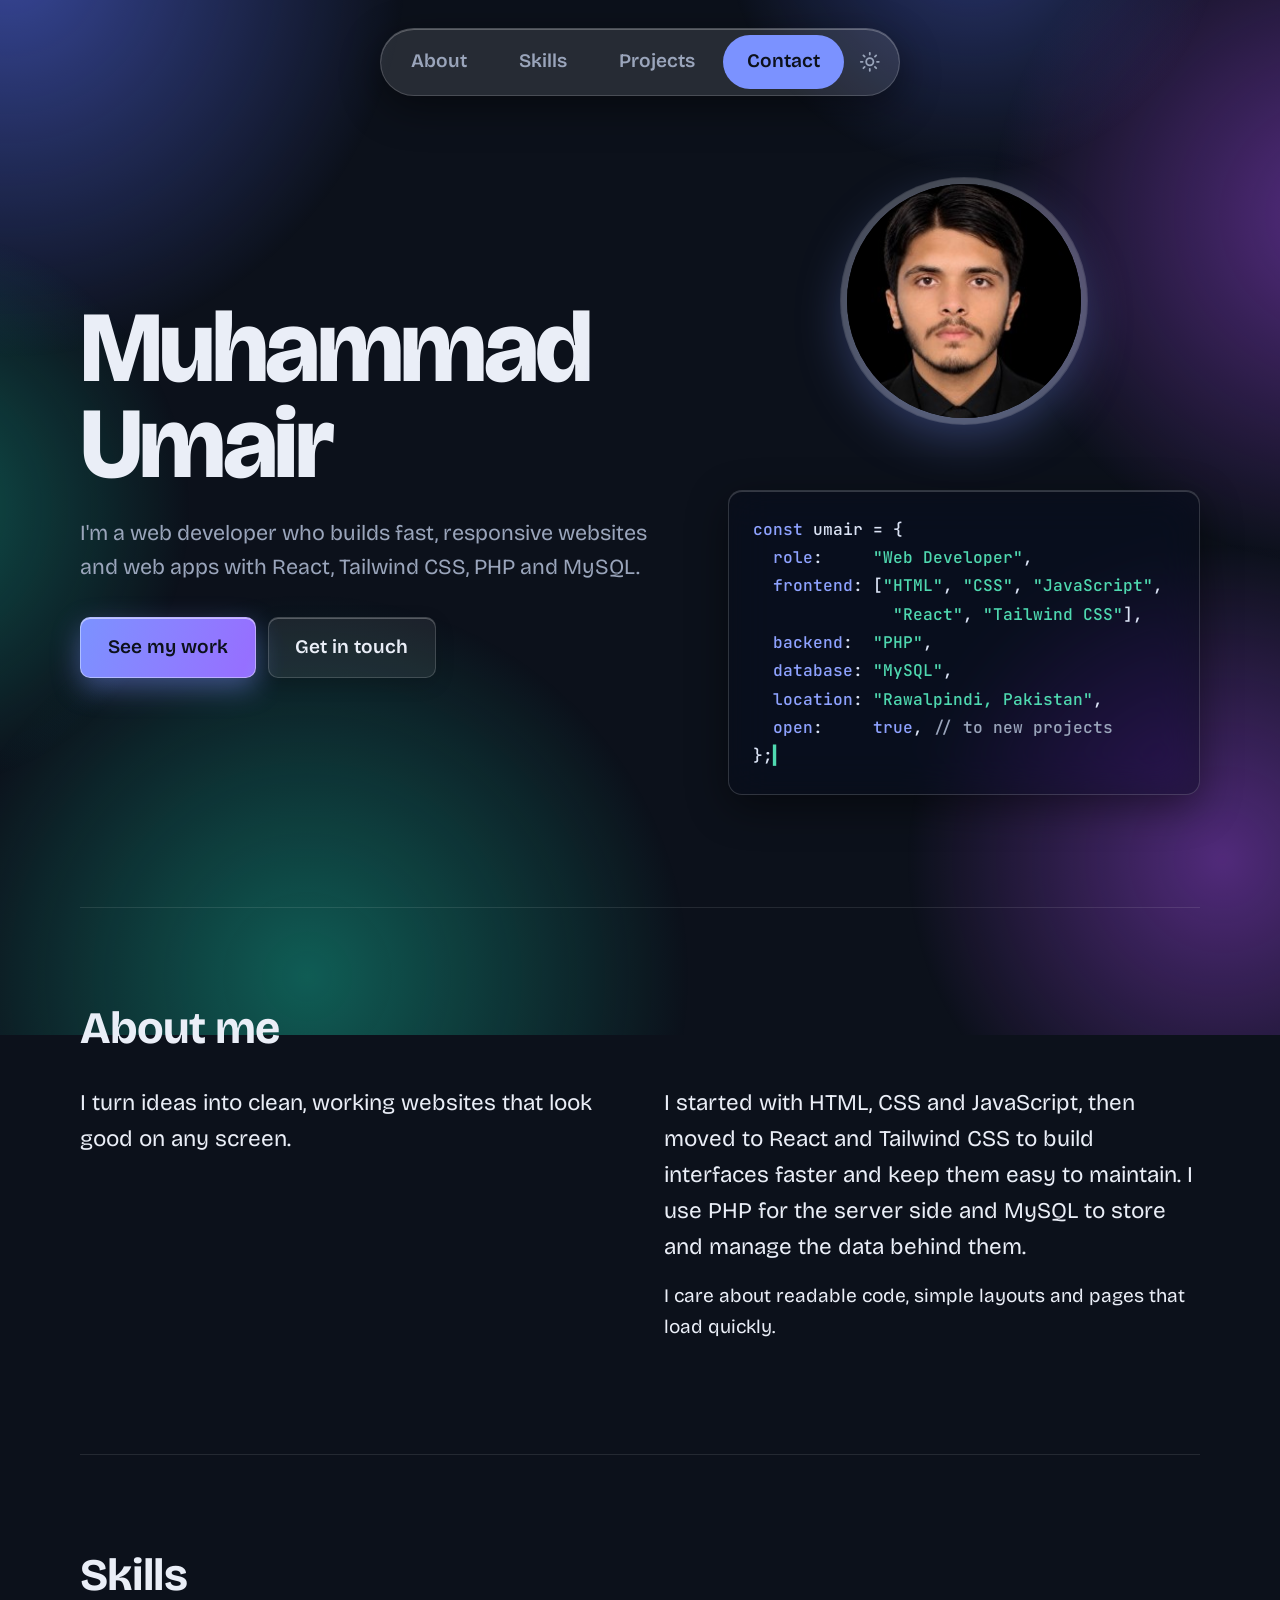
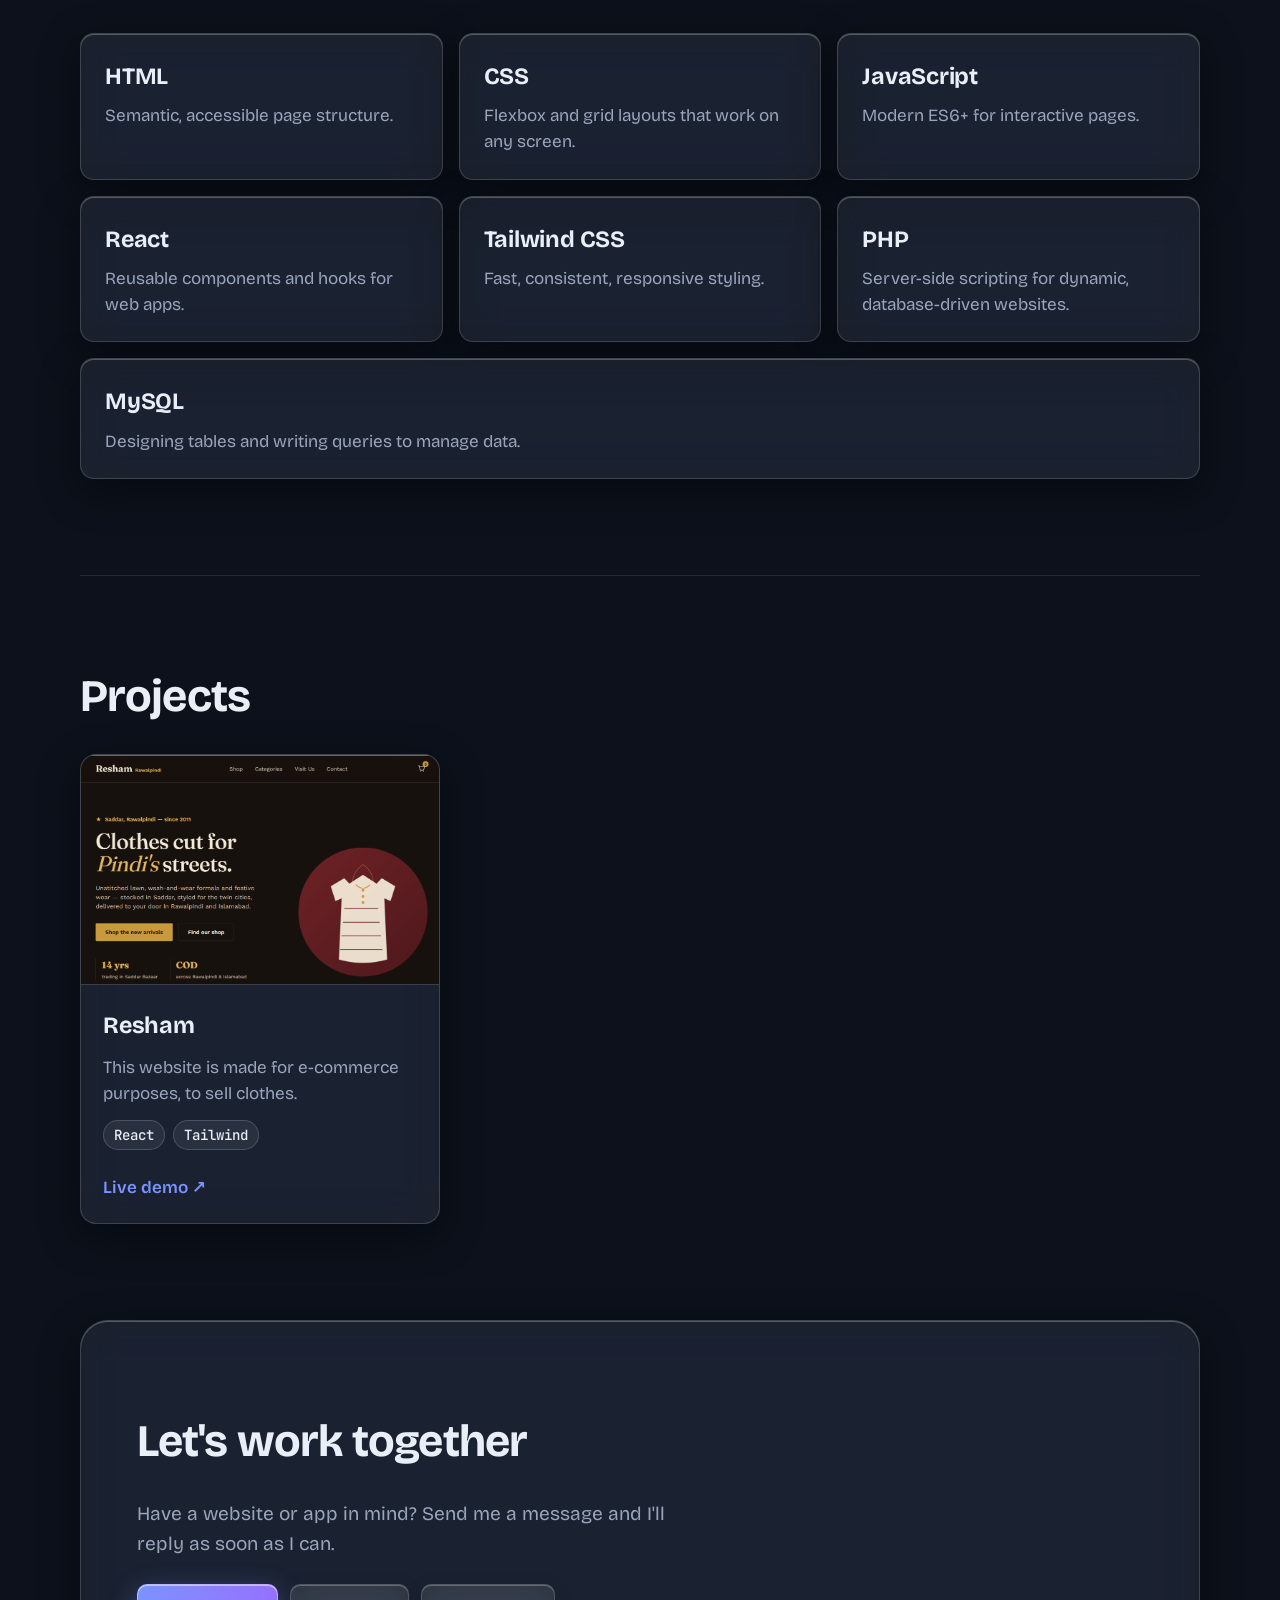
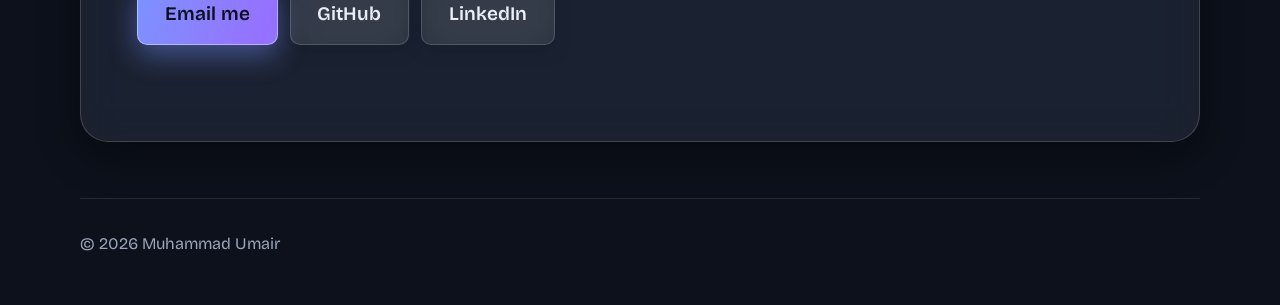
<file: index.html>
<!doctype html><html><head><meta charset=utf8><meta name=viewport content="width=device-width,initial-scale=1,viewport-fit=cover"><style>:root{color-scheme:light;box-sizing:border-box;padding-top:env(safe-area-inset-top,0px);padding-bottom:env(safe-area-inset-bottom,0px)}html{scroll-padding-top:env(safe-area-inset-top,0px)}body{margin:0;padding:0;font:14px -apple-system,BlinkMacSystemFont,sans-serif;background:#fff;color:#000}img{max-width:100%}[hidden]:not([hidden=until-found i]){display:none!important}</style></head><body>
<!DOCTYPE html>
<html lang="en">
<head>
<meta charset="utf-8">
<meta name="viewport" content="width=device-width, initial-scale=1, viewport-fit=cover">
<title>Muhammad Umair — Web Developer</title>
<script>
try{document.documentElement.setAttribute('data-theme',localStorage.getItem('theme')==='light'?'light':'dark');}
catch(e){document.documentElement.setAttribute('data-theme','dark');}
</script>
<link rel="preconnect" href="https://fonts.googleapis.com">
<link rel="preconnect" href="https://fonts.gstatic.com" crossorigin>
<link href="https://fonts.googleapis.com/css2?family=Bricolage+Grotesque:opsz,wght@12..96,400;12..96,600;12..96,800&family=JetBrains+Mono:wght@400;500&display=swap" rel="stylesheet">
<style>
:root{
  color-scheme:dark;
  --shadow:0 10px 32px rgba(0,0,0,.5);
  --bg:#0c111b; --surface:#141b29; --ink:#eaeef7; --muted:#9aa5bb; --line:#27314a;
  --accent:#7b92ff; --accent-ink:#0c111b; --code-bg:#080c14; --code-ink:#dbe3f5; --code-str:#4fd9b0; --code-key:#8ea2ff;
  box-sizing:border-box; padding-top:env(safe-area-inset-top,0px); padding-bottom:env(safe-area-inset-bottom,0px);
}
:root[data-theme="light"]{
  color-scheme:light;
  --bg:#eef1f6; --surface:#ffffff; --ink:#101828; --muted:#566074; --line:#d3d9e4;
  --accent:#3b5bfd; --accent-ink:#ffffff;
  --shadow:0 10px 32px rgba(15,23,42,.12);
}
html{scroll-padding-top:calc(env(safe-area-inset-top,0px) + 84px);scroll-behavior:smooth}
*,*::before,*::after{box-sizing:border-box}
body{margin:0;background:var(--bg);color:var(--ink);font-family:"Bricolage Grotesque",system-ui,sans-serif;font-size:1.0625rem;line-height:1.6}
a{color:inherit}
:focus-visible{outline:3px solid var(--accent);outline-offset:3px;border-radius:4px}
.wrap{max-width:1040px;margin:0 auto;padding:0 24px}
nav{position:sticky;top:env(safe-area-inset-top,0px);z-index:10;display:flex;justify-content:center;padding:20px 0 8px}
nav ul{display:flex;gap:4px;list-style:none;margin:0;padding:6px;background:var(--surface);background:color-mix(in srgb,var(--surface) 82%,transparent);-webkit-backdrop-filter:blur(14px);backdrop-filter:blur(14px);border:1px solid var(--line);border-radius:999px;box-shadow:var(--shadow)}
nav ul a{display:block;padding:9px 20px;border-radius:999px;text-decoration:none;color:var(--muted);font-weight:600;transition:background .2s,color .2s}
nav ul a:hover{color:var(--ink);background:var(--line)}
nav ul a.active{background:var(--accent);color:var(--accent-ink)}
nav ul li{display:flex;align-items:center}
.theme-toggle{width:2.5rem;height:2.5rem;border:0;border-radius:50%;background:transparent;color:var(--muted);cursor:pointer;display:grid;place-items:center;transition:background .2s,color .2s}
.theme-toggle:hover{background:var(--line);color:var(--ink)}
.theme-toggle svg{width:1.2rem;height:1.2rem}
.theme-toggle .sun{display:none}
:root[data-theme="dark"] .theme-toggle .sun{display:block}
:root[data-theme="dark"] .theme-toggle .moon{display:none}
.hero > *{min-width:0}
.hero-text{grid-column:1;grid-row:1 / span 2}
.avatar{grid-column:2;grid-row:1;justify-self:center;align-self:end}
pre.code{grid-column:2;grid-row:2;align-self:start}
.hero{display:grid;grid-template-columns:1.1fr .9fr;gap:48px;align-items:center;padding:56px 0 88px}
.avatar{width:13rem;height:13rem;border-radius:50%;overflow:hidden;background:#000;box-shadow:0 0 0 4px var(--bg),0 0 0 7px var(--accent)}
.avatar img{display:block;width:100%;height:100%;object-fit:cover;transform:scale(1.35);transform-origin:46% 27%}
h1{font-size:clamp(3rem,8vw,5.6rem);line-height:.95;letter-spacing:-.035em;font-weight:800;margin:0 0 24px}
.lead{font-size:1.2rem;color:var(--muted);max-width:30em;margin:0 0 32px}
.btns{display:flex;gap:12px;flex-wrap:wrap}
.btn{display:inline-block;padding:13px 24px;border-radius:10px;font-weight:600;text-decoration:none;border:2px solid var(--ink)}
.btn.primary{background:var(--accent);border-color:var(--accent);color:var(--accent-ink)}
.btn:hover{transform:translateY(-2px)}
.btn{transition:transform .15s}
pre.code{margin:0;background:var(--code-bg);color:var(--code-ink);border-radius:14px;padding:24px;font:500 .9rem/1.75 "JetBrains Mono",ui-monospace,monospace;overflow-x:auto;border:1px solid var(--line)}
.k{color:var(--code-key)} .s{color:var(--code-str)}
section{padding:72px 0;border-top:1px solid var(--line)}
h2{font-size:clamp(1.8rem,4vw,2.5rem);letter-spacing:-.02em;margin:0 0 32px;line-height:1.1}
.about{display:grid;grid-template-columns:1fr 1fr;gap:48px}
.about p{margin:0 0 16px;max-width:34em}
.about p:first-child{font-size:1.25rem}
.skills{display:grid;grid-template-columns:repeat(3,1fr);gap:16px}
.skill{background:var(--surface);border:1px solid var(--line);border-radius:14px;padding:24px;transition:border-color .15s}
.skill:hover{border-color:var(--accent)}
.skill:last-child{grid-column:1/-1}
.skill h3{margin:0 0 8px;font-size:1.3rem;letter-spacing:-.01em}
.skill p{margin:0;color:var(--muted);font-size:.95rem;line-height:1.5}
.projects{display:grid;grid-template-columns:repeat(3,1fr);gap:20px}
.proj{display:flex;flex-direction:column;background:var(--surface);border:1px solid var(--line);border-radius:16px;overflow:hidden;transition:transform .2s,border-color .2s}
.proj:hover{transform:translateY(-4px);border-color:var(--accent)}
.shot{height:150px;background:var(--code-bg);border-bottom:1px solid var(--line);padding:14px 16px}
.shot i{display:inline-block;width:9px;height:9px;border-radius:50%;background:#27314a;margin-right:5px}
.shot b{display:block;height:9px;border-radius:5px;background:#27314a;margin-top:14px}
.shot b.hl{background:var(--accent);opacity:.9}
.shot b.w60{width:60%}
.shot b.w80{width:80%}
.shot.has-img{height:auto;padding:0;overflow:hidden}
.shot.has-img img{display:block;width:100%;height:auto}
.proj-body{padding:22px;display:flex;flex-direction:column;gap:10px;flex:1}
.proj h3{margin:0;font-size:1.3rem;letter-spacing:-.01em}
.proj p{margin:0;color:var(--muted);font-size:.95rem;line-height:1.55}
.tags{display:flex;gap:8px;flex-wrap:wrap;margin-top:2px}
.proj-links{display:flex;gap:20px;margin-top:auto;padding-top:14px;font-weight:600;font-size:.95rem}
.proj-links a{color:var(--accent);text-decoration:none}
.proj-links a:hover{text-decoration:underline}
.tags span{font:500 .78rem "JetBrains Mono",monospace;padding:5px 10px;border-radius:999px;background:var(--surface);border:1px solid var(--line)}
.note{color:var(--muted);font-size:.92rem;margin-top:18px}
.contact p{max-width:30em;color:var(--muted);margin:0 0 24px}
.links{display:flex;gap:12px;flex-wrap:wrap}
footer{padding:32px 0 48px;color:var(--muted);font-size:.9rem;border-top:1px solid var(--line)}
.hero > *{animation:in .7s both}
.hero > *:nth-child(2){animation-delay:.15s}
@keyframes in{from{opacity:0;transform:translateY(14px)}to{opacity:1;transform:none}}
@media (prefers-reduced-motion:reduce){*{animation:none!important;transition:none!important;scroll-behavior:auto!important}}
@media (max-width:1024px){
  .wrap{padding:0 28px}
  .hero{gap:32px}
  .skills{grid-template-columns:repeat(2,1fr)}
  .projects{grid-template-columns:repeat(2,1fr)}
  .projects .proj:last-child{grid-column:1/-1}
}
@media (max-width:760px){
  body{font-size:1rem}
  .wrap{padding:0 20px}
  .about{grid-template-columns:1fr;gap:32px}
  /* name on the left, photo on the right; everything else spans the full width below */
  .hero{grid-template-columns:1fr auto;gap:28px 16px}
  .hero-text{display:contents}
  .hero h1,.hero .lead,.hero .btns{min-width:0}
  .hero h1{grid-column:1;grid-row:1;align-self:center;margin:0}
  .avatar{grid-column:2;grid-row:1;justify-self:end;align-self:center;width:7.5rem;height:7.5rem;margin:7px 7px 7px 0}
  .hero .lead{grid-column:1/-1;grid-row:2;margin:0}
  .hero .btns{grid-column:1/-1;grid-row:3}
  pre.code{grid-column:1/-1;grid-row:4}
  .hero{padding:24px 0 56px}
  section{padding:56px 0}
  .projects{grid-template-columns:1fr}
  .projects .proj:last-child{grid-column:auto}
  .shot{height:120px}
  pre.code{font-size:.82rem;padding:20px}
  nav ul a{padding:9px 14px;font-size:.92rem}
}
@media (max-width:480px){
  .wrap{padding:0 16px}
  nav{padding:14px 0 6px}
  nav ul{width:100%;justify-content:space-between}
  nav ul a{padding:9px 10px;font-size:.85rem}
  h1{font-size:min(2.6rem,9.4vw)}
  .avatar{width:5.75rem;height:5.75rem}
  .skills{grid-template-columns:1fr}
  .btns{flex-direction:column}
  .btn{text-align:center}
  pre.code{font-size:.74rem;padding:16px}
}
@media (max-width:340px){
  nav ul a{padding:9px 7px;font-size:.78rem}
  .hero{column-gap:12px}
  .avatar{width:4.75rem;height:4.75rem}
}
/* Larger screens: scale the root size so everything sized in rem grows with the display */
@media (min-width:1280px){
  html{font-size:112.5%}
  .wrap{max-width:1200px;padding:0 40px}
  .hero{gap:72px;padding:80px 0 112px}
  section{padding:96px 0}
  nav{padding-top:28px}
  nav ul a{padding:.6em 1.25em}
  .btn{padding:.75em 1.4em}
  .shot{height:10rem}
}
@media (min-width:1600px){
  html{font-size:125%}
  .wrap{max-width:1400px}
  .skills,.projects{gap:24px}
}
@media (min-width:1920px){
  html{font-size:150%}
  .wrap{max-width:1700px}
  .hero{gap:96px}
}
@media (min-width:2560px){
  html{font-size:200%}
  .wrap{max-width:2200px}
}

/* ===== Glassmorphism ===== */
:root{
  --glass:rgba(255,255,255,.07);
  --glass-strong:rgba(255,255,255,.11);
  --glass-border:rgba(255,255,255,.16);
  --glass-hi:rgba(255,255,255,.26);
  --glass-code:rgba(8,12,24,.5);
  --hover:rgba(255,255,255,.1);
  --rule:rgba(255,255,255,.1);
  --orb1:#5b73ff; --orb2:#b04dff; --orb3:#16d9b4;
  --blur:blur(20px) saturate(170%);
  --shadow:0 12px 40px rgba(0,0,0,.45);
}
:root[data-theme="light"]{
  --glass:rgba(255,255,255,.5);
  --glass-strong:rgba(255,255,255,.64);
  --glass-border:rgba(255,255,255,.9);
  --glass-hi:#fff;
  --glass-code:rgba(16,24,48,.76);
  --hover:rgba(16,24,40,.07);
  --rule:rgba(16,24,40,.1);
  --orb1:#7b92ff; --orb2:#e08bff; --orb3:#5cecd0;
  --shadow:0 12px 40px rgba(31,41,90,.14);
}

/* colourful blurred orbs behind the glass */
body::before{
  content:"";position:fixed;inset:-15%;z-index:-1;pointer-events:none;
  background:
    radial-gradient(48vmax 48vmax at 12% 8%,color-mix(in srgb,var(--orb1) 55%,transparent),transparent 65%),
    radial-gradient(42vmax 42vmax at 92% 30%,color-mix(in srgb,var(--orb2) 45%,transparent),transparent 65%),
    radial-gradient(46vmax 46vmax at 30% 95%,color-mix(in srgb,var(--orb3) 38%,transparent),transparent 65%);
  animation:drift 26s ease-in-out infinite alternate;
}
@keyframes drift{to{transform:translate3d(3%,-2%,0) scale(1.08)}}

/* frosted panels */
nav ul{background:var(--glass-strong);-webkit-backdrop-filter:var(--blur);backdrop-filter:var(--blur);border-color:var(--glass-border);box-shadow:var(--shadow),inset 0 1px 0 var(--glass-hi)}
nav ul a:hover,.theme-toggle:hover{background:var(--hover)}
.skill,.proj{background:var(--glass);border:1px solid var(--glass-border);-webkit-backdrop-filter:var(--blur);backdrop-filter:var(--blur);box-shadow:var(--shadow),inset 0 1px 0 var(--glass-hi)}
pre.code{background:var(--glass-code);border:1px solid var(--glass-border);-webkit-backdrop-filter:var(--blur);backdrop-filter:var(--blur);box-shadow:var(--shadow),inset 0 1px 0 rgba(255,255,255,.18)}
.shot{background:rgba(0,0,0,.28);border-bottom-color:var(--glass-border)}
.tags span{background:var(--glass);border-color:var(--glass-border)}

/* glass buttons */
.btn{background:var(--glass);color:var(--ink);border:1px solid var(--glass-border);-webkit-backdrop-filter:var(--blur);backdrop-filter:var(--blur);box-shadow:0 6px 20px rgba(0,0,0,.14),inset 0 1px 0 var(--glass-hi)}
.btn.primary{background:linear-gradient(180deg,color-mix(in srgb,var(--accent) 90%,#fff),var(--accent));color:var(--accent-ink);border-color:rgba(255,255,255,.4);box-shadow:0 10px 28px color-mix(in srgb,var(--accent) 45%,transparent),inset 0 1px 0 rgba(255,255,255,.5)}

/* avatar ring as a glass halo */
.avatar{box-shadow:0 0 0 6px var(--glass),0 0 0 7px var(--glass-border),0 18px 50px color-mix(in srgb,var(--accent) 35%,transparent)}

/* contact becomes one big glass panel */
section.contact{background:var(--glass);border:1px solid var(--glass-border);border-radius:28px;padding-left:clamp(24px,5vw,56px);padding-right:clamp(24px,5vw,56px);margin-bottom:56px;-webkit-backdrop-filter:var(--blur);backdrop-filter:var(--blur);box-shadow:var(--shadow),inset 0 1px 0 var(--glass-hi)}

/* softer dividers */
section,footer{border-top-color:var(--rule)}
section.contact{border-top-color:var(--glass-border)}

/* ===== Animations ===== */

/* moving colour: two orb layers drift and slowly shift hue behind the glass */
body::before{
  animation:drift 26s ease-in-out infinite alternate,hue 22s ease-in-out infinite alternate;
  will-change:transform,filter;
}
body::after{
  content:"";position:fixed;inset:-15%;z-index:-1;pointer-events:none;
  background:
    radial-gradient(38vmax 38vmax at 85% 85%,color-mix(in srgb,var(--orb2) 42%,transparent),transparent 65%),
    radial-gradient(34vmax 34vmax at 6% 55%,color-mix(in srgb,var(--orb3) 34%,transparent),transparent 65%),
    radial-gradient(30vmax 30vmax at 70% 5%,color-mix(in srgb,var(--orb1) 38%,transparent),transparent 65%);
  animation:drift2 32s ease-in-out infinite alternate,hue 28s ease-in-out infinite alternate-reverse;
  will-change:transform,filter;
}
@keyframes drift2{from{transform:translate3d(-3%,2%,0) scale(1.05)}to{transform:translate3d(4%,-3%,0) scale(.95)}}
@keyframes hue{from{filter:hue-rotate(-28deg)}to{filter:hue-rotate(38deg)}}

/* scroll progress bar (scroll-driven, ignored by browsers without support) */
.progress{position:fixed;top:0;left:0;right:0;height:3px;z-index:20;pointer-events:none;transform-origin:0 50%;scale:0 1;background:linear-gradient(90deg,var(--orb1),var(--orb2),var(--orb3));animation:grow linear both;animation-timeline:scroll(root)}
@keyframes grow{to{scale:1 1}}

/* nav entrance, flowing headline, floating avatar */
nav{animation:navIn .8s cubic-bezier(.2,.7,.2,1) both}
@keyframes navIn{from{opacity:0;translate:0 -16px}}
h1{background:linear-gradient(100deg,var(--ink) 0%,var(--ink) 35%,var(--accent) 50%,var(--orb2) 60%,var(--ink) 75%);background-size:250% 100%;-webkit-background-clip:text;background-clip:text;-webkit-text-fill-color:transparent;color:transparent;animation:textshine 9s ease-in-out infinite alternate}
@keyframes textshine{from{background-position:100% 0}to{background-position:0 0}}
.avatar{animation:in .7s both,float 7s ease-in-out 1s infinite}
@keyframes float{50%{translate:0 -10px}}

/* blinking caret in the code card */
pre.code::after{content:"\258D";color:var(--code-str);animation:blink 1.1s steps(2,start) infinite}
@keyframes blink{to{visibility:hidden}}

/* cursor-following colour spotlight inside glass cards */
.skill,.proj,section.contact{position:relative;overflow:hidden}
.skill::after,.proj::after,section.contact::after{content:"";position:absolute;inset:0;border-radius:inherit;pointer-events:none;opacity:0;transition:opacity .35s;background:radial-gradient(320px circle at var(--mx,50%) var(--my,50%),color-mix(in srgb,var(--orb1) 30%,transparent),color-mix(in srgb,var(--orb2) 14%,transparent) 45%,transparent 70%)}
.skill:hover::after,.proj:hover::after,section.contact:hover::after{opacity:1}
.skill{transition:border-color .2s,transform .25s}
.skill:hover{transform:translateY(-4px)}

/* buttons: light sweep on hover, flowing gradient on the primary one */
.btn{position:relative;overflow:hidden}
.btn::after{content:"";position:absolute;inset:0;pointer-events:none;background:linear-gradient(110deg,transparent 30%,rgba(255,255,255,.35) 50%,transparent 70%);translate:-120% 0;transition:translate .7s ease}
.btn:hover::after{translate:120% 0}
.btn:hover{box-shadow:0 12px 32px rgba(0,0,0,.2),inset 0 1px 0 var(--glass-hi)}
.btn.primary{background:linear-gradient(110deg,var(--accent),color-mix(in srgb,var(--accent) 50%,var(--orb2)),color-mix(in srgb,var(--accent) 55%,var(--orb3)),var(--accent));background-size:300% 100%;animation:shine 8s linear infinite}
@keyframes shine{to{background-position:300% 0}}

/* small details */
.shot img{transition:transform .7s cubic-bezier(.2,.7,.2,1)}
.proj:hover .shot img{transform:scale(1.05)}
.tags span{transition:transform .2s,border-color .2s}
.tags span:hover{transform:translateY(-2px);border-color:var(--accent)}

/* scroll reveal (classes added by script, so the page stays visible without JS) */
.js .reveal{opacity:0;translate:0 26px;transition:opacity .8s cubic-bezier(.2,.7,.2,1) var(--d,0s),translate .8s cubic-bezier(.2,.7,.2,1) var(--d,0s),transform .25s,border-color .25s,background .25s}
.js .reveal.in{opacity:1;translate:0 0}

/* fallback if backdrop-filter is unsupported */
@supports not ((backdrop-filter:blur(1px)) or (-webkit-backdrop-filter:blur(1px))){
  nav ul,.skill,.proj,.btn,section.contact{background:var(--surface)}
}
</style>
</head>
<body>
<div class="progress" aria-hidden="true"></div>
<div class="wrap">
  <nav aria-label="Main">
    <ul>
      <li><a href="#about">About</a></li>
      <li><a href="#skills">Skills</a></li>
      <li><a href="#projects">Projects</a></li>
      <li><a href="#contact">Contact</a></li>
      <li>
        <button class="theme-toggle" id="theme-toggle" type="button" aria-label="Switch to light theme">
          <svg class="sun" viewBox="0 0 24 24" fill="none" stroke="currentColor" stroke-width="2" stroke-linecap="round" aria-hidden="true"><circle cx="12" cy="12" r="4"/><path d="M12 2v2M12 20v2M4.9 4.9l1.4 1.4M17.7 17.7l1.4 1.4M2 12h2M20 12h2M4.9 19.1l1.4-1.4M17.7 6.3l1.4-1.4"/></svg>
          <svg class="moon" viewBox="0 0 24 24" fill="none" stroke="currentColor" stroke-width="2" stroke-linecap="round" stroke-linejoin="round" aria-hidden="true"><path d="M21 12.8A9 9 0 1 1 11.2 3a7 7 0 0 0 9.8 9.8z"/></svg>
        </button>
      </li>
    </ul>
  </nav>

  <header class="hero" id="top">
    <div class="hero-text">
      <h1>Muhammad Umair</h1>
      <p class="lead">I'm a web developer who builds fast, responsive websites and web apps with React, Tailwind CSS, PHP and MySQL.</p>
      <div class="btns">
        <a class="btn primary" href="#projects">See my work</a>
        <a class="btn" href="#contact">Get in touch</a>
      </div>
    </div>
    <div class="avatar"><img src="Assests/Images/umair.jpg" alt="Portrait of Muhammad Umair" width="325" height="324" fetchpriority="high"></div>
    <pre class="code" aria-label="Summary of Muhammad Umair as a JavaScript object"><span class="k">const</span> umair = {
  <span class="k">role</span>:     <span class="s">"Web Developer"</span>,
  <span class="k">frontend</span>: [<span class="s">"HTML"</span>, <span class="s">"CSS"</span>, <span class="s">"JavaScript"</span>,
              <span class="s">"React"</span>, <span class="s">"Tailwind CSS"</span>],
  <span class="k">backend</span>:  <span class="s">"PHP"</span>,
  <span class="k">database</span>: <span class="s">"MySQL"</span>,
  <span class="k">location</span>: <span class="s">"Rawalpindi, Pakistan"</span>,
  <span class="k">open</span>:     <span class="k">true</span>, <span style="color:var(--muted)">// to new projects</span>
};</pre>
  </header>

  <section id="about">
    <h2>About me</h2>
    <div class="about">
      <p>I turn ideas into clean, working websites that look good on any screen.</p>
      <div>
        <p>I started with HTML, CSS and JavaScript, then moved to React and Tailwind CSS to build interfaces faster and keep them easy to maintain. I use PHP for the server side and MySQL to store and manage the data behind them.</p>
        <p>I care about readable code, simple layouts and pages that load quickly.</p>
      </div>
    </div>
  </section>

  <section id="skills">
    <h2>Skills</h2>
    <div class="skills">
      <div class="skill"><h3>HTML</h3><p>Semantic, accessible page structure.</p></div>
      <div class="skill"><h3>CSS</h3><p>Flexbox and grid layouts that work on any screen.</p></div>
      <div class="skill"><h3>JavaScript</h3><p>Modern ES6+ for interactive pages.</p></div>
      <div class="skill"><h3>React</h3><p>Reusable components and hooks for web apps.</p></div>
      <div class="skill"><h3>Tailwind CSS</h3><p>Fast, consistent, responsive styling.</p></div>
      <div class="skill"><h3>PHP</h3><p>Server-side scripting for dynamic, database-driven websites.</p></div>
      <div class="skill"><h3>MySQL</h3><p>Designing tables and writing queries to manage data.</p></div>
    </div>
  </section>

  <section id="projects">
    <h2>Projects</h2>
    <div class="projects">
        <article class="proj">
        <div class="shot has-img">
          <img src="Assests/Images/resham.png" alt="Screenshot of the Resham clothing store homepage">
        </div>
        <div class="proj-body">
          <h3>Resham</h3>
          <p>This website is made for e-commerce purposes, to sell clothes.</p>
          <div class="tags"><span>React</span><span>Tailwind</span></div>
          <div class="proj-links"><a href="Assests/Projects/Resham.html" rel="noopener">Live demo ↗</a></div>
        </div>
      </article>
      <!-- <article class="proj">
        <div class="shot has-img">
          <img src="Assests/Images/project-two.png" alt="Screenshot of Project Two">
        </div>
        <div class="proj-body">
          <h3>Project name two</h3>
          <p>Add a short description of what this project does and who it is for.</p>
          <div class="tags"><span>PHP</span><span>MySQL</span></div>
          <div class="proj-links"><a href="Assests/Projects/ProjectTwo.html" rel="noopener">Live demo ↗</a><a href="Assests/Projects/ProjectTwo-Source.zip" rel="noopener">Source code ↗</a></div>
        </div>
      </article>
      <article class="proj">
        <div class="shot has-img">
          <img src="Assests/Images/project-three.png" alt="Screenshot of Project Three">
        </div>
        <div class="proj-body">
          <h3>Project name three</h3>
          <p>Add a short description of what this project does and who it is for.</p>
          <div class="tags"><span>HTML</span><span>CSS</span><span>JavaScript</span></div>
          <div class="proj-links"><a href="Assests/Projects/ProjectThree.html" rel="noopener">Live demo ↗</a><a href="Assests/Projects/ProjectThree-Source.zip" rel="noopener">Source code ↗</a></div>
        </div>
      </article> -->
    </div>
  </section>

  <section id="contact" class="contact">
    <h2>Let's work together</h2>
    <p>Have a website or app in mind? Send me a message and I'll reply as soon as I can.</p>
    <div class="links">
      <a class="btn primary" href="mailto:your-email@example.com">Email me</a>
      <a class="btn" href="https://github.com/your-username" rel="noopener">GitHub</a>
      <a class="btn" href="https://linkedin.com/in/your-username" rel="noopener">LinkedIn</a>
    </div>
  </section>

  <footer>© <span id="yr">2026</span> Muhammad Umair</footer>
</div>
<script>
document.getElementById('yr').textContent=new Date().getFullYear();
(function(){
  var root=document.documentElement, btn=document.getElementById('theme-toggle');
  function label(){btn.setAttribute('aria-label',root.getAttribute('data-theme')==='light'?'Switch to dark theme':'Switch to light theme');}
  label();
  btn.addEventListener('click',function(){
    var next=root.getAttribute('data-theme')==='light'?'dark':'light';
    root.setAttribute('data-theme',next);
    label();
    try{localStorage.setItem('theme',next);}catch(e){}
  });
})();
(function(){
  var links=[].slice.call(document.querySelectorAll('nav a'));
  if(!('IntersectionObserver' in window)) return;
  var io=new IntersectionObserver(function(entries){
    entries.forEach(function(e){
      if(e.isIntersecting){
        links.forEach(function(a){a.classList.toggle('active',a.getAttribute('href')==='#'+e.target.id);});
      }
    });
  },{rootMargin:'-45% 0px -50% 0px'});
  ['about','skills','projects','contact'].forEach(function(id){io.observe(document.getElementById(id));});
})();
(function(){
  /* scroll reveal with a small stagger between siblings */
  var items=[].slice.call(document.querySelectorAll('section h2,.about > *,.skill,.proj,.contact p,.links'));
  if('IntersectionObserver' in window){
    document.documentElement.classList.add('js');
    var count=new Map();
    items.forEach(function(el){
      var n=count.get(el.parentNode)||0;
      count.set(el.parentNode,n+1);
      el.classList.add('reveal');
      el.style.setProperty('--d',(Math.min(n,6)*0.08)+'s');
    });
    var rio=new IntersectionObserver(function(es){
      es.forEach(function(e){
        if(e.isIntersecting){e.target.classList.add('in');rio.unobserve(e.target);}
      });
    },{threshold:.15,rootMargin:'0px 0px -6% 0px'});
    items.forEach(function(el){rio.observe(el);});
  }
  /* cursor-following spotlight on glass cards */
  [].forEach.call(document.querySelectorAll('.skill,.proj,.contact'),function(el){
    el.addEventListener('pointermove',function(e){
      var r=el.getBoundingClientRect();
      el.style.setProperty('--mx',(e.clientX-r.left)+'px');
      el.style.setProperty('--my',(e.clientY-r.top)+'px');
    });
  });
})();
</script>
</body>
</html>

</body></html>
</file>
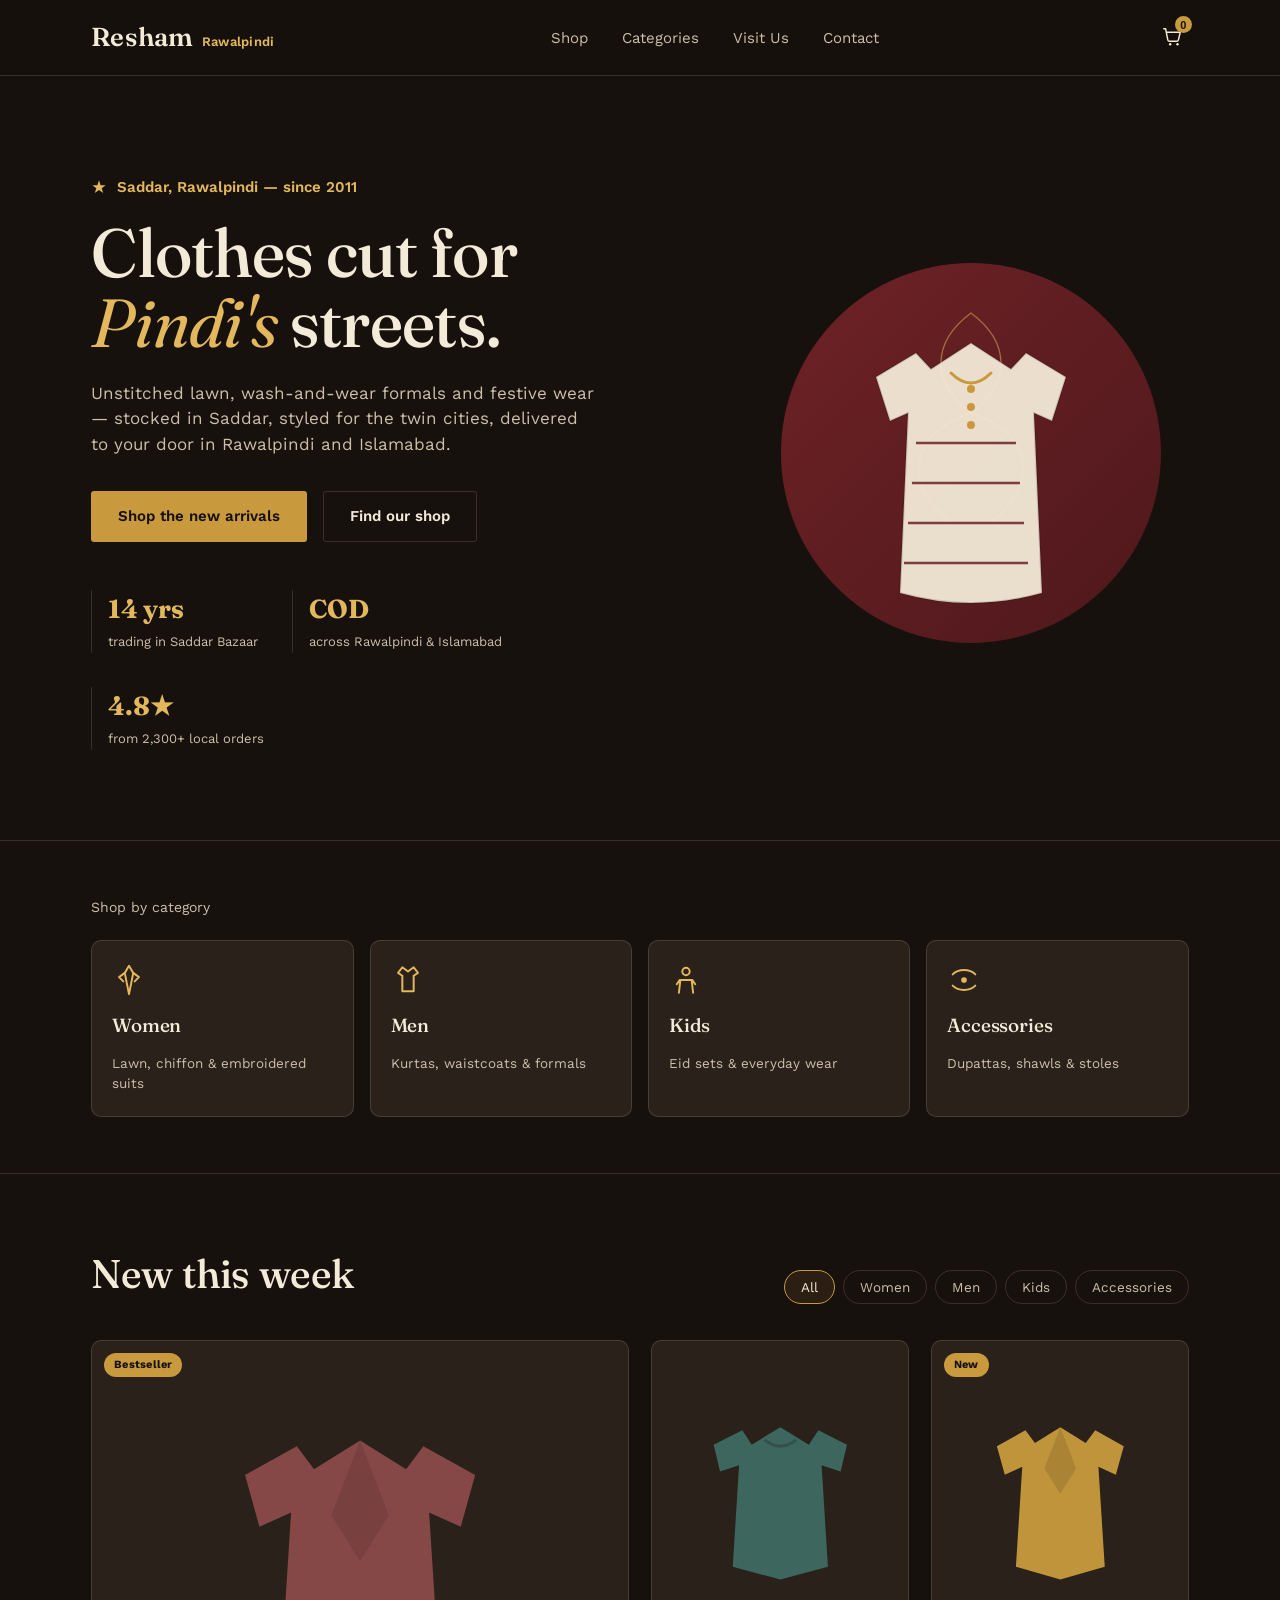
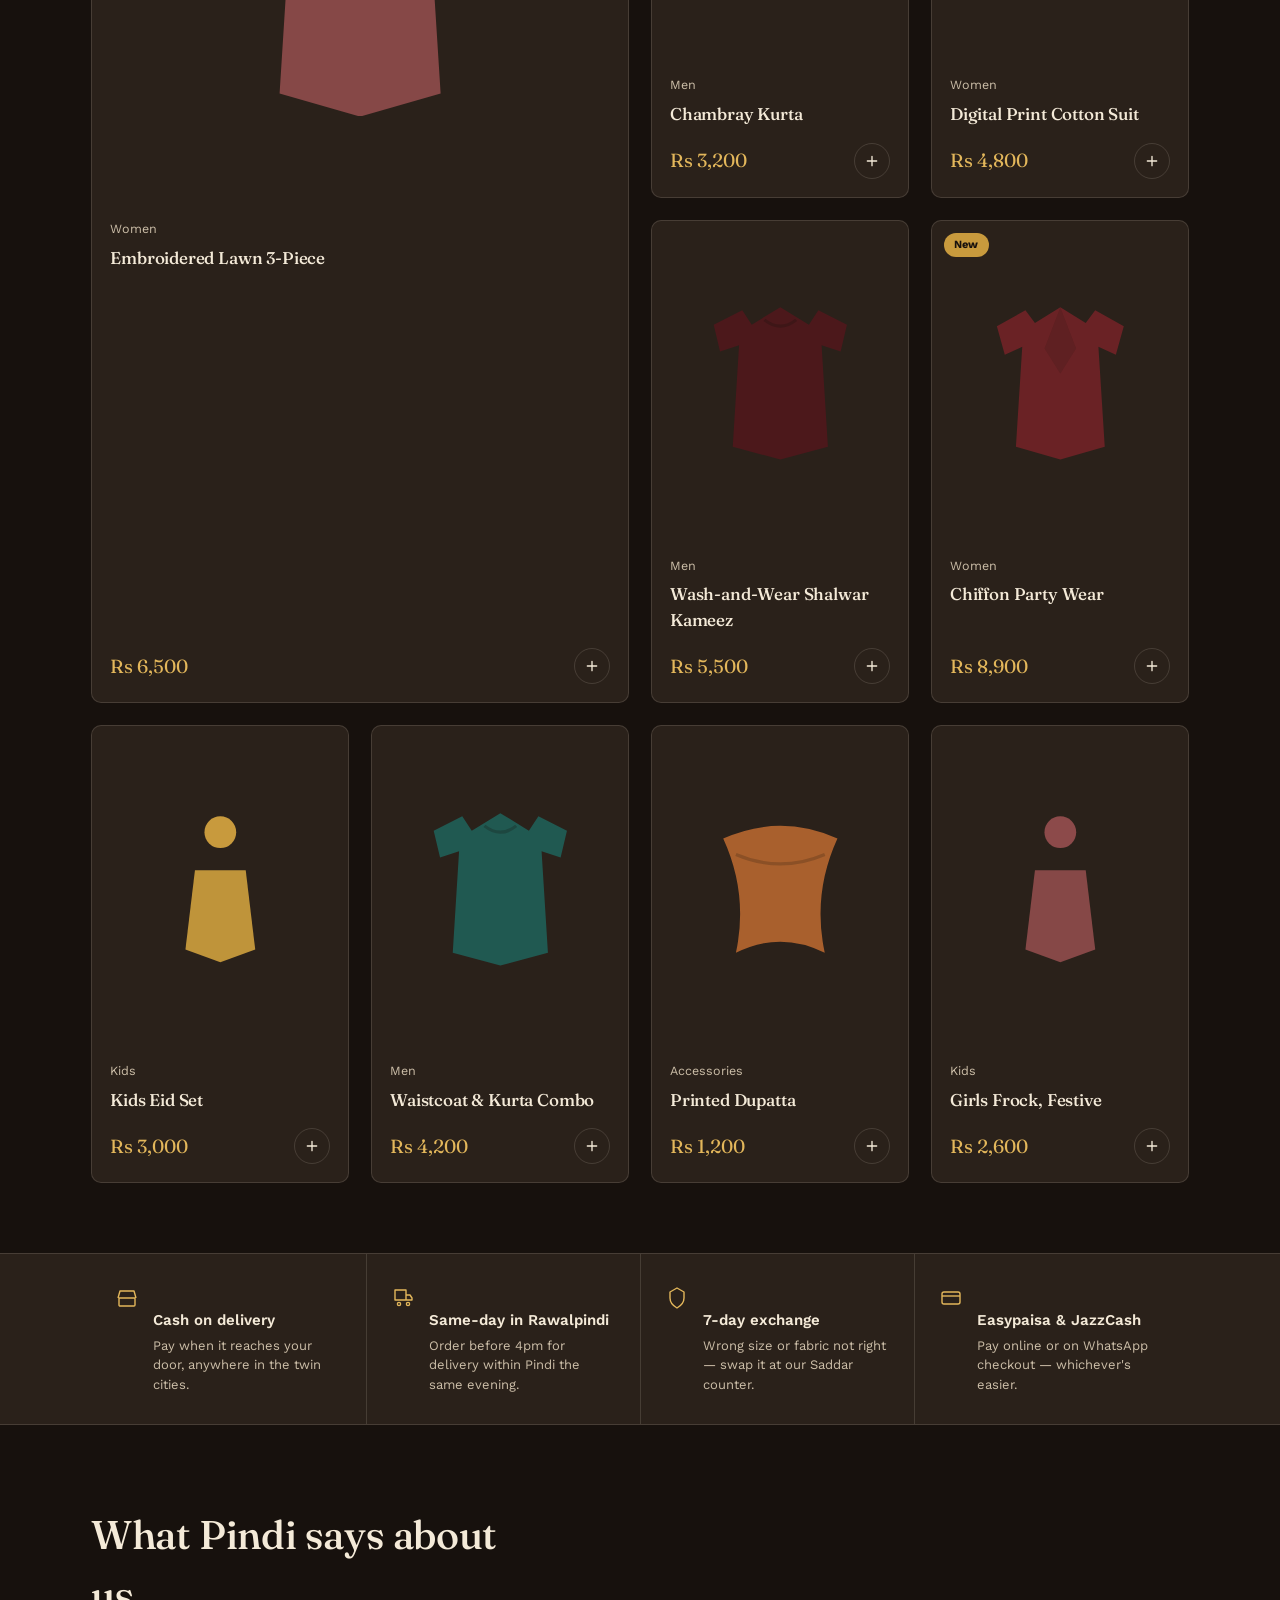
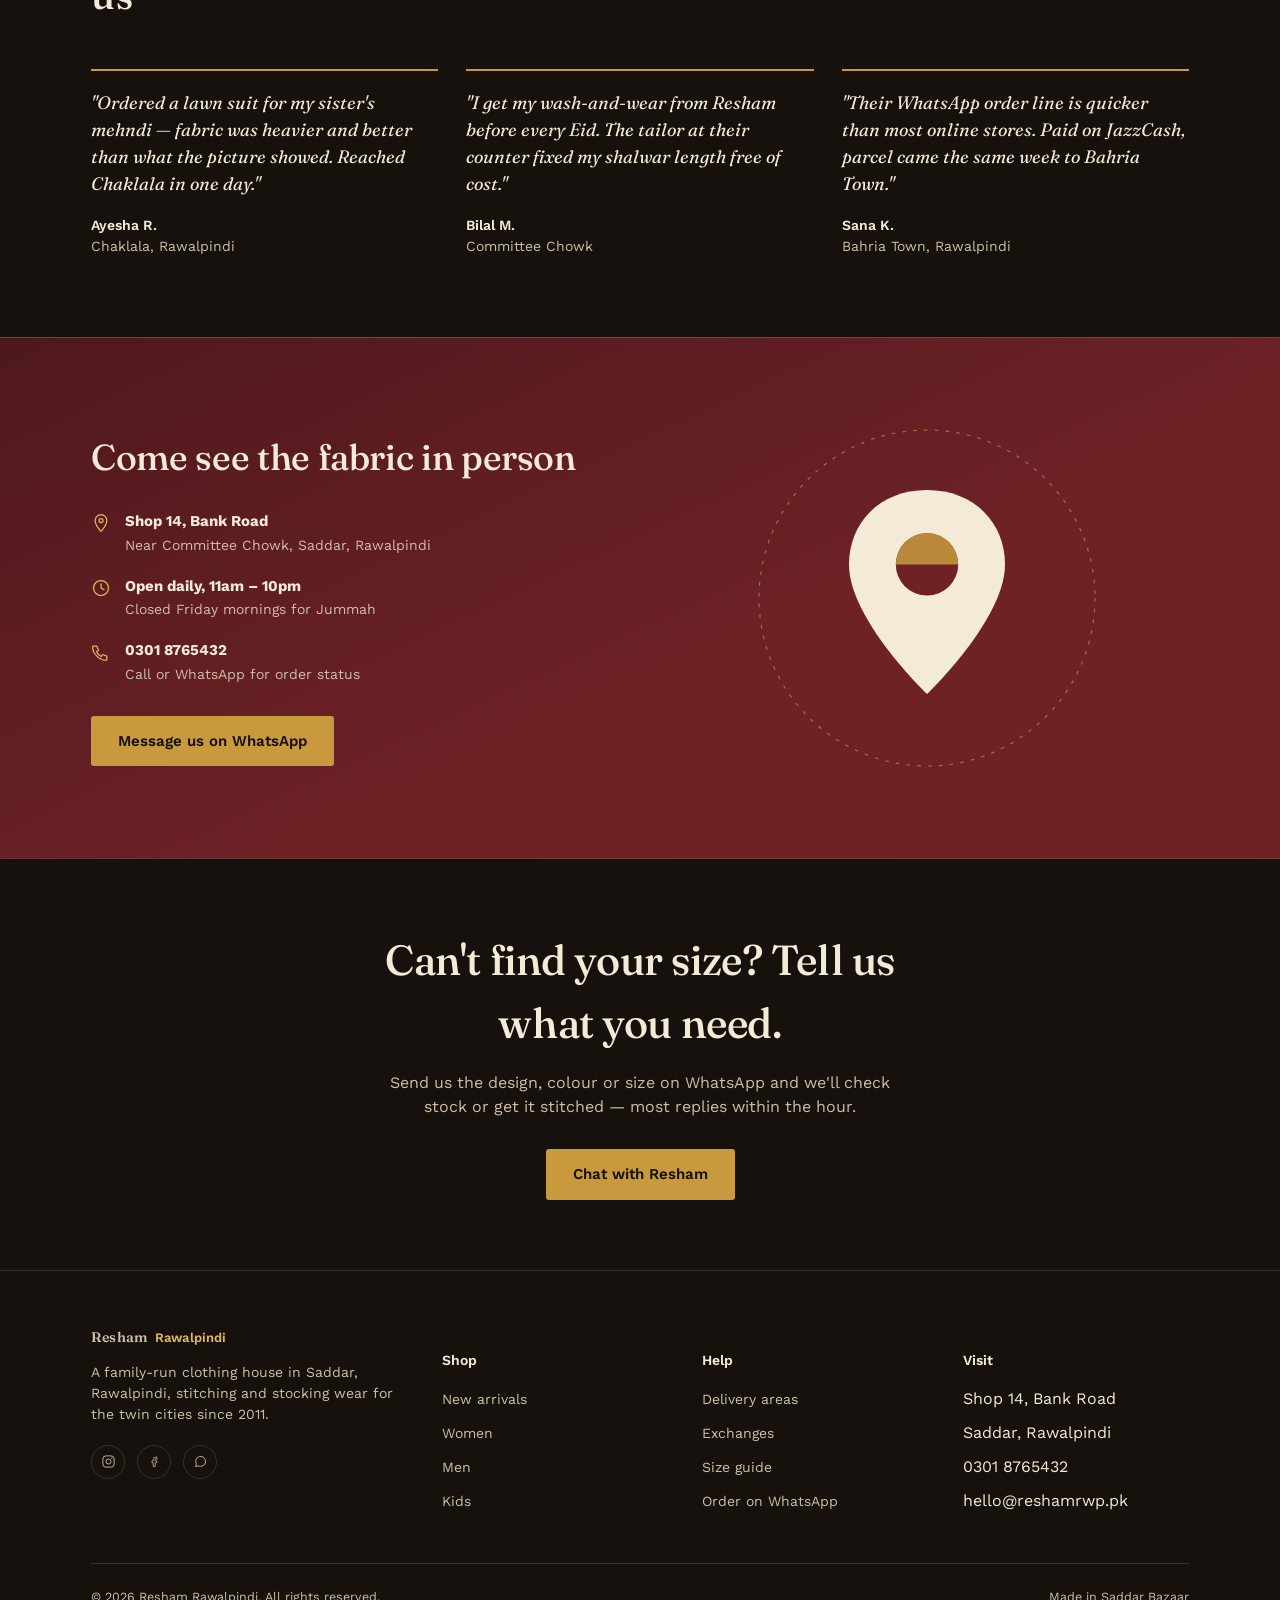
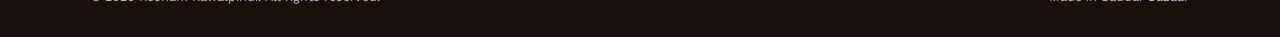
<file: Assests/Projects/Resham.html>
<!DOCTYPE html>
<html lang="en">
<head>
<meta charset="UTF-8">
<meta name="viewport" content="width=device-width, initial-scale=1.0">
<title>Resham — Rawalpindi's Fashion House</title>
<link rel="preconnect" href="https://fonts.googleapis.com">
<link rel="preconnect" href="https://fonts.gstatic.com" crossorigin>
<link href="https://fonts.googleapis.com/css2?family=Fraunces:opsz,wght@9..144,300;9..144,400;9..144,500;9..144,600;9..144,700&family=Work+Sans:wght@400;500;600;700&display=swap" rel="stylesheet">
<style>

  /* ---------- Tokens ---------- */
  :root{
    --ink:        #17110D;
    --ink-soft:   #2A211A;
    --maroon:     #6E2226;
    --maroon-dim: #4E181C;
    --gold:       #C89A3D;
    --gold-bright:#E3B75B;
    --teal:       #205C55;
    --ivory:      #F4EAD8;
    --ivory-dim:  #CDBFA9;
    --line:       rgba(244,234,216,0.14);
    --shadow:     rgba(0,0,0,0.35);
    --radius-s:   3px;
    --radius-m:   10px;
    --font-display: "Fraunces", "Iowan Old Style", "Palatino Linotype", Georgia, serif;
    --font-body: "Work Sans", "Segoe UI", Helvetica, Arial, sans-serif;
  }
  @media (prefers-color-scheme: dark){
    :root:not([data-theme="light"]){
      --ink:#17110D; --ink-soft:#2A211A; --maroon:#6E2226; --maroon-dim:#4E181C;
      --gold:#C89A3D; --gold-bright:#E3B75B; --teal:#205C55; --ivory:#F4EAD8; --ivory-dim:#CDBFA9;
      --line: rgba(244,234,216,0.14); --shadow: rgba(0,0,0,0.45);
    }
  }
  :root[data-theme="dark"]{
    --ink:#17110D; --ink-soft:#2A211A; --maroon:#6E2226; --maroon-dim:#4E181C;
    --gold:#C89A3D; --gold-bright:#E3B75B; --teal:#205C55; --ivory:#F4EAD8; --ivory-dim:#CDBFA9;
    --line: rgba(244,234,216,0.14); --shadow: rgba(0,0,0,0.45);
  }

  *{box-sizing:border-box;}
  html{scroll-behavior:smooth;}
  body{
    margin:0;
    background:var(--ink);
    color:var(--ivory);
    font-family:var(--font-body);
    line-height:1.5;
    -webkit-font-smoothing:antialiased;
  }
  img{max-width:100%;display:block;}
  a{color:inherit;}
  .wrap{
    max-width:1200px;
    margin:0 auto;
    padding:0 clamp(20px,4vw,56px);
  }
  ::selection{background:var(--gold);color:var(--ink);}
  :focus-visible{outline:2px solid var(--gold-bright); outline-offset:3px;}

  @media (prefers-reduced-motion: reduce){
    *{animation-duration:0.01ms !important; animation-iteration-count:1 !important; transition-duration:0.01ms !important; scroll-behavior:auto !important;}
  }

  h1,h2,h3,h4{
    font-family:var(--font-display);
    font-weight:500;
    margin:0;
    letter-spacing:-0.01em;
  }
  p{margin:0;}

  .btn{
    display:inline-flex;
    align-items:center;
    gap:8px;
    font-family:var(--font-body);
    font-weight:600;
    font-size:15px;
    padding:13px 26px;
    border-radius:var(--radius-s);
    border:1px solid transparent;
    cursor:pointer;
    text-decoration:none;
    transition:transform .15s ease, background .2s ease, border-color .2s ease;
  }
  .btn:active{transform:translateY(1px);}
  .btn-gold{background:var(--gold); color:var(--ink);}
  .btn-gold:hover{background:var(--gold-bright);}
  .btn-line{background:transparent; color:var(--ivory); border-color:var(--line);}
  .btn-line:hover{border-color:var(--gold);}

  /* ---------- Nav ---------- */
  header{
    position:sticky; top:0; z-index:50;
    background:rgba(23,17,13,0.9);
    backdrop-filter:blur(8px);
    border-bottom:1px solid var(--line);
  }
  .nav{
    display:flex; align-items:center; justify-content:space-between;
    padding:18px clamp(20px,4vw,56px);
    max-width:1200px; margin:0 auto;
  }
  .logo{
    font-family:var(--font-display);
    font-size:26px;
    font-weight:600;
    letter-spacing:0.01em;
    text-decoration:none;
    color:var(--ivory);
    display:flex; align-items:baseline; gap:8px;
  }
  .logo span{color:var(--gold-bright); font-size:13px; font-family:var(--font-body); font-weight:600;}
  .nav-links{
    display:flex; gap:34px; list-style:none; margin:0; padding:0;
  }
  .nav-links a{
    text-decoration:none; font-size:15px; color:var(--ivory-dim);
    transition:color .2s ease;
    padding-bottom:2px;
    border-bottom:1px solid transparent;
  }
  .nav-links a:hover{color:var(--ivory); border-color:var(--gold);}
  .nav-right{display:flex; align-items:center; gap:18px;}
  .icon-btn{
    background:none;border:none;cursor:pointer;color:var(--ivory);
    position:relative; padding:6px;
  }
  .cart-count{
    position:absolute; top:-3px; right:-3px;
    background:var(--gold); color:var(--ink);
    font-size:11px; font-weight:700;
    width:17px; height:17px; border-radius:50%;
    display:flex; align-items:center; justify-content:center;
  }
  .nav-toggle{display:none; background:none;border:none;color:var(--ivory);cursor:pointer;}

  @media (max-width:860px){
    .nav-links{
      position:fixed; inset:66px 0 auto 0; background:var(--ink-soft);
      flex-direction:column; padding:20px clamp(20px,4vw,56px);
      gap:16px; border-bottom:1px solid var(--line);
      transform:translateY(-130%); transition:transform .25s ease;
    }
    .nav-links.open{transform:translateY(0);}
    .nav-toggle{display:block;}
  }

  /* ---------- Hero ---------- */
  .hero{
    position:relative;
    padding:clamp(50px,9vw,100px) 0 clamp(60px,8vw,90px);
    overflow:hidden;
    border-bottom:1px solid var(--line);
  }
  .hero .wrap{
    display:grid; grid-template-columns:1.1fr 0.9fr; gap:40px; align-items:center;
  }
  .hero-eyebrow{
    color:var(--gold-bright); font-size:15px; font-weight:600;
    margin-bottom:18px; display:flex; align-items:center; gap:10px;
  }
  .hero-eyebrow svg{width:16px;height:16px;}
  .hero h1{
    font-size:clamp(40px,6vw,68px);
    line-height:1.03;
    color:var(--ivory);
  }
  .hero h1 em{
    font-style:italic; color:var(--gold-bright); font-weight:400;
  }
  .hero p.lead{
    margin-top:24px; max-width:46ch; font-size:17px; color:var(--ivory-dim);
  }
  .hero-actions{display:flex; gap:16px; margin-top:34px; flex-wrap:wrap;}
  .hero-stats{
    display:flex; gap:34px; margin-top:48px; flex-wrap:wrap;
  }
  .hero-stats div{border-left:1px solid var(--line); padding-left:16px;}
  .hero-stats strong{display:block; font-family:var(--font-display); font-size:26px; color:var(--gold-bright);}
  .hero-stats span{font-size:13px; color:var(--ivory-dim);}

  .hero-art{position:relative; height:min(480px,60vw);}
  .hero-art svg{width:100%; height:100%;}

  /* ---------- Category strip ---------- */
  .cats{padding:56px 0; border-bottom:1px solid var(--line);}
  .cats .wrap > p.label{color:var(--ivory-dim); font-size:14px; margin-bottom:22px;}
  .cat-row{
    display:grid; grid-template-columns:repeat(4,1fr); gap:16px;
  }
  .cat-card{
    background:var(--ink-soft);
    border:1px solid var(--line);
    border-radius:var(--radius-m);
    padding:22px 20px;
    text-decoration:none;
    display:flex; flex-direction:column; gap:14px;
    transition:border-color .2s ease, transform .2s ease;
  }
  .cat-card:hover{border-color:var(--gold); transform:translateY(-3px);}
  .cat-card svg{width:34px; height:34px; color:var(--gold-bright);}
  .cat-card h4{color:var(--ivory); font-size:19px; font-weight:500;}
  .cat-card p{color:var(--ivory-dim); font-size:13.5px;}

  @media (max-width:860px){ .cat-row{grid-template-columns:repeat(2,1fr);} }
  @media (max-width:520px){ .cat-row{grid-template-columns:1fr;} }

  /* ---------- Products ---------- */
  .shop{padding:70px 0;}
  .shop-head{
    display:flex; justify-content:space-between; align-items:flex-end; gap:20px; margin-bottom:36px; flex-wrap:wrap;
  }
  .shop-head h2{font-size:clamp(28px,4vw,40px); color:var(--ivory);}
  .filter-row{display:flex; gap:8px; flex-wrap:wrap;}
  .filter-btn{
    background:transparent; border:1px solid var(--line); color:var(--ivory-dim);
    padding:8px 16px; border-radius:99px; font-size:13.5px; cursor:pointer;
    font-family:var(--font-body); transition:all .2s ease;
  }
  .filter-btn.active, .filter-btn:hover{border-color:var(--gold); color:var(--ivory); background:rgba(200,154,61,0.1);}

  .product-grid{
    display:grid;
    grid-template-columns:repeat(4,1fr);
    gap:22px;
  }
  .product-grid .p-card:nth-child(1){grid-column:span 2; grid-row:span 2;}
  .p-card{
    background:var(--ink-soft);
    border:1px solid var(--line);
    border-radius:var(--radius-m);
    overflow:hidden;
    display:flex; flex-direction:column;
    transition:border-color .2s ease;
  }
  .p-card:hover{border-color:var(--gold);}
  .p-media{
    position:relative; aspect-ratio:4/5; display:flex; align-items:center; justify-content:center;
    overflow:hidden;
  }
  .product-grid .p-card:nth-child(1) .p-media{aspect-ratio:auto; flex:1;}
  .p-media svg{width:62%; height:62%;}
  .p-tag{
    position:absolute; top:12px; left:12px;
    background:var(--gold); color:var(--ink); font-size:11px; font-weight:700;
    padding:4px 10px; border-radius:99px; letter-spacing:0.02em;
  }
  .p-body{padding:16px 18px 18px; display:flex; flex-direction:column; gap:6px; flex:1;}
  .p-body h4{font-size:17px; color:var(--ivory); font-weight:500;}
  .p-body .p-cat{font-size:12.5px; color:var(--ivory-dim);}
  .p-foot{display:flex; align-items:center; justify-content:space-between; margin-top:auto; padding-top:10px;}
  .p-price{font-family:var(--font-display); font-size:19px; color:var(--gold-bright);}
  .p-add{
    background:transparent; border:1px solid var(--line); color:var(--ivory);
    width:36px; height:36px; border-radius:50%; cursor:pointer;
    display:flex; align-items:center; justify-content:center;
    transition:background .2s ease, border-color .2s ease;
  }
  .p-add:hover{background:var(--gold); border-color:var(--gold); color:var(--ink);}
  .p-add svg{width:16px;height:16px;}

  @media (max-width:940px){
    .product-grid{grid-template-columns:repeat(2,1fr);}
    .product-grid .p-card:nth-child(1){grid-column:span 2; grid-row:span 1;}
  }
  @media (max-width:560px){
    .product-grid{grid-template-columns:1fr;}
    .product-grid .p-card:nth-child(1){grid-column:span 1;}
  }

  /* ---------- Trust strip ---------- */
  .trust{
    border-top:1px solid var(--line); border-bottom:1px solid var(--line);
    background:var(--ink-soft);
  }
  .trust .wrap{
    display:grid; grid-template-columns:repeat(4,1fr); gap:0;
  }
  .trust-item{
    padding:30px 24px; display:flex; gap:14px; align-items:flex-start;
    border-left:1px solid var(--line);
  }
  .trust-item:first-child{border-left:none;}
  .trust-item svg{width:24px;height:24px;color:var(--gold-bright); flex-shrink:0; margin-top:2px;}
  .trust-item h5{font-size:15px; color:var(--ivory); margin-bottom:4px; font-family:var(--font-body); font-weight:600;}
  .trust-item p{font-size:13px; color:var(--ivory-dim);}
  @media (max-width:860px){
    .trust .wrap{grid-template-columns:repeat(2,1fr);}
    .trust-item:nth-child(3){border-left:none;}
  }
  @media (max-width:560px){
    .trust .wrap{grid-template-columns:1fr;}
    .trust-item{border-left:none; border-top:1px solid var(--line);}
    .trust-item:first-child{border-top:none;}
  }

  /* ---------- Testimonials ---------- */
  .testimonials{padding:80px 0;}
  .testimonials h2{font-size:clamp(28px,4vw,40px); margin-bottom:44px; max-width:16ch;}
  .t-grid{display:grid; grid-template-columns:repeat(3,1fr); gap:28px;}
  .t-card{
    border-top:2px solid var(--gold);
    padding-top:18px;
  }
  .t-card p{font-family:var(--font-display); font-size:18px; line-height:1.5; color:var(--ivory); font-style:italic;}
  .t-name{margin-top:18px; font-size:14px; color:var(--ivory-dim);}
  .t-name strong{color:var(--ivory); font-style:normal; display:block; font-family:var(--font-body); font-weight:600;}
  @media (max-width:860px){ .t-grid{grid-template-columns:1fr; gap:40px;} }

  /* ---------- Visit ---------- */
  .visit{
    padding:80px 0; background:var(--maroon); background:linear-gradient(155deg, var(--maroon-dim), var(--maroon) 60%);
    border-top:1px solid var(--line); border-bottom:1px solid var(--line);
  }
  .visit .wrap{display:grid; grid-template-columns:1fr 1fr; gap:50px; align-items:center;}
  .visit h2{font-size:clamp(26px,4vw,36px); color:var(--ivory);}
  .visit-list{margin-top:26px; display:flex; flex-direction:column; gap:18px;}
  .visit-row{display:flex; gap:14px; align-items:flex-start;}
  .visit-row svg{width:20px;height:20px; color:var(--gold-bright); flex-shrink:0; margin-top:3px;}
  .visit-row strong{display:block; font-size:15px; color:var(--ivory);}
  .visit-row span{font-size:14px; color:var(--ivory-dim);}
  .visit-art{display:flex; justify-content:center;}
  .visit-art svg{width:100%; max-width:360px; height:auto;}
  @media (max-width:860px){ .visit .wrap{grid-template-columns:1fr;} .visit-art{order:-1;} }

  /* ---------- Newsletter / WhatsApp CTA ---------- */
  .cta-band{
    padding:70px 0; text-align:center;
  }
  .cta-band h2{font-size:clamp(26px,4.5vw,42px); max-width:20ch; margin:0 auto;}
  .cta-band p{color:var(--ivory-dim); margin-top:16px; max-width:50ch; margin-left:auto; margin-right:auto;}
  .cta-band .btn{margin-top:30px;}

  /* ---------- Footer ---------- */
  footer{border-top:1px solid var(--line); padding:56px 0 30px;}
  .foot-grid{display:grid; grid-template-columns:1.4fr 1fr 1fr 1fr; gap:34px;}
  .foot-grid h5{font-size:14px; color:var(--ivory); margin-bottom:16px; font-weight:600;}
  .foot-grid ul{list-style:none; margin:0; padding:0; display:flex; flex-direction:column; gap:10px;}
  .foot-grid a{text-decoration:none; color:var(--ivory-dim); font-size:14px; transition:color .2s;}
  .foot-grid a:hover{color:var(--gold-bright);}
  .foot-brand p{color:var(--ivory-dim); font-size:14px; margin-top:14px; max-width:34ch;}
  .foot-social{display:flex; gap:12px; margin-top:20px;}
  .foot-social a{
    width:34px;height:34px;border:1px solid var(--line); border-radius:50%;
    display:flex; align-items:center; justify-content:center;
  }
  .foot-social svg{width:15px;height:15px;}
  .foot-bottom{
    margin-top:50px; padding-top:24px; border-top:1px solid var(--line);
    display:flex; justify-content:space-between; flex-wrap:wrap; gap:10px;
    font-size:12.5px; color:var(--ivory-dim);
  }
  @media (max-width:860px){ .foot-grid{grid-template-columns:1fr 1fr; row-gap:36px;} }
  @media (max-width:520px){ .foot-grid{grid-template-columns:1fr;} }

  /* ---------- Cart drawer ---------- */
  .overlay{
    position:fixed; inset:0; background:rgba(0,0,0,0.55);
    opacity:0; pointer-events:none; transition:opacity .25s ease; z-index:90;
  }
  .overlay.show{opacity:1; pointer-events:auto;}
  .drawer{
    position:fixed; top:0; right:0; bottom:0; width:min(400px,92vw);
    background:var(--ink-soft); border-left:1px solid var(--line);
    z-index:91; transform:translateX(100%); transition:transform .3s ease;
    display:flex; flex-direction:column;
  }
  .drawer.show{transform:translateX(0);}
  .drawer-head{
    display:flex; justify-content:space-between; align-items:center;
    padding:22px 24px; border-bottom:1px solid var(--line);
  }
  .drawer-head h3{font-size:20px; color:var(--ivory);}
  .drawer-close{background:none;border:none;color:var(--ivory);cursor:pointer;}
  .drawer-items{flex:1; overflow-y:auto; padding:18px 24px; display:flex; flex-direction:column; gap:18px;}
  .drawer-empty{color:var(--ivory-dim); font-size:14px; text-align:center; padding:40px 0;}
  .d-item{display:flex; gap:14px; align-items:center;}
  .d-item .d-icon{width:52px; height:52px; border-radius:8px; background:var(--ink); display:flex; align-items:center; justify-content:center; flex-shrink:0;}
  .d-item .d-icon svg{width:60%; height:60%;}
  .d-item-info{flex:1; min-width:0;}
  .d-item-info h5{font-size:14.5px; color:var(--ivory); font-weight:600; margin-bottom:2px;}
  .d-item-info span{font-size:13px; color:var(--ivory-dim);}
  .d-qty{display:flex; align-items:center; gap:8px;}
  .d-qty button{
    width:22px; height:22px; border-radius:50%; border:1px solid var(--line); background:none; color:var(--ivory);
    cursor:pointer; font-size:13px; line-height:1; display:flex; align-items:center; justify-content:center;
  }
  .d-remove{background:none; border:none; color:var(--ivory-dim); cursor:pointer; font-size:12px; text-decoration:underline; margin-top:4px;}
  .drawer-foot{border-top:1px solid var(--line); padding:20px 24px 26px;}
  .drawer-total{display:flex; justify-content:space-between; font-size:16px; color:var(--ivory); margin-bottom:16px;}
  .drawer-total strong{color:var(--gold-bright); font-family:var(--font-display); font-size:20px;}
  .drawer-foot .btn{width:100%; justify-content:center;}
  .drawer-note{font-size:12px; color:var(--ivory-dim); margin-top:10px; text-align:center;}

  .toast{
    position:fixed; bottom:24px; left:50%; transform:translateX(-50%) translateY(20px);
    background:var(--gold); color:var(--ink); font-size:14px; font-weight:600;
    padding:12px 22px; border-radius:99px; z-index:95;
    opacity:0; pointer-events:none; transition:opacity .25s ease, transform .25s ease;
  }
  .toast.show{opacity:1; transform:translateX(-50%) translateY(0);}
</style>
</head>
<body>

<header>
  <nav class="nav">
    <a href="#top" class="logo">Resham<span>Rawalpindi</span></a>
    <ul class="nav-links" id="navLinks">
      <li><a href="#shop">Shop</a></li>
      <li><a href="#categories">Categories</a></li>
      <li><a href="#visit">Visit Us</a></li>
      <li><a href="#contact">Contact</a></li>
    </ul>
    <div class="nav-right">
      <button class="icon-btn" id="cartBtn" aria-label="Open cart">
        <svg viewBox="0 0 24 24" fill="none" width="22" height="22"><path d="M3 4h2l2.4 12.2a2 2 0 0 0 2 1.6h7.6a2 2 0 0 0 2-1.6L21 8H6" stroke="currentColor" stroke-width="1.6" stroke-linecap="round" stroke-linejoin="round"/><circle cx="10" cy="21" r="1.3" fill="currentColor"/><circle cx="18" cy="21" r="1.3" fill="currentColor"/></svg>
        <span class="cart-count" id="cartCount">0</span>
      </button>
      <button class="nav-toggle" id="navToggle" aria-label="Toggle menu">
        <svg viewBox="0 0 24 24" width="24" height="24" fill="none"><path d="M3 6h18M3 12h18M3 18h18" stroke="currentColor" stroke-width="1.6" stroke-linecap="round"/></svg>
      </button>
    </div>
  </nav>
</header>

<main id="top">

  <!-- HERO -->
  <section class="hero">
    <div class="wrap">
      <div>
        <div class="hero-eyebrow">
          <svg viewBox="0 0 24 24" fill="none"><path d="M12 2l2.4 7.2H22l-6 4.6L18.4 21 12 16.4 5.6 21 8 13.8l-6-4.6h7.6z" fill="currentColor"/></svg>
          Saddar, Rawalpindi — since 2011
        </div>
        <h1>Clothes cut for<br><em>Pindi's</em> streets.</h1>
        <p class="lead">Unstitched lawn, wash-and-wear formals and festive wear — stocked in Saddar, styled for the twin cities, delivered to your door in Rawalpindi and Islamabad.</p>
        <div class="hero-actions">
          <a href="#shop" class="btn btn-gold">Shop the new arrivals</a>
          <a href="#visit" class="btn btn-line">Find our shop</a>
        </div>
        <div class="hero-stats">
          <div><strong>14 yrs</strong><span>trading in Saddar Bazaar</span></div>
          <div><strong>COD</strong><span>across Rawalpindi &amp; Islamabad</span></div>
          <div><strong>4.8★</strong><span>from 2,300+ local orders</span></div>
        </div>
      </div>
      <div class="hero-art" aria-hidden="true">
        <svg viewBox="0 0 420 480" fill="none">
          <defs>
            <linearGradient id="g1" x1="0" y1="0" x2="1" y2="1">
              <stop offset="0" stop-color="#6E2226"/>
              <stop offset="1" stop-color="#4E181C"/>
            </linearGradient>
          </defs>
          <circle cx="230" cy="230" r="190" fill="url(#g1)"/>
          <g opacity="0.5" stroke="#E3B75B" stroke-width="1.4">
            <path d="M230 90 C 270 120, 270 160, 230 190 C 190 160, 190 120, 230 90 Z"/>
            <path d="M230 190 C 290 210, 300 260, 250 300" />
            <path d="M230 190 C 170 210, 160 260, 210 300" />
          </g>
          <!-- kurta silhouette -->
          <g transform="translate(115,120)">
            <path d="M115 0 L75 26 L60 10 L20 34 L34 78 L52 70 L44 250 Q115 270 186 250 L178 70 L196 78 L210 34 L170 10 L155 26 Z"
                  fill="#F4EAD8" opacity="0.94"/>
            <path d="M115 0 L75 26 L60 10 L20 34 L34 78 L52 70 L44 250 Q115 270 186 250 L178 70 L196 78 L210 34 L170 10 L155 26 Z"
                  fill="none" stroke="#17110D" stroke-opacity="0.15" stroke-width="2"/>
            <path d="M95 30 Q115 50 135 30" stroke="#C89A3D" stroke-width="3" fill="none" stroke-linecap="round"/>
            <g stroke="#6E2226" stroke-width="2.4" opacity="0.85">
              <path d="M60 100 h100"/>
              <path d="M56 140 h108"/>
              <path d="M52 180 h116"/>
              <path d="M48 220 h124"/>
            </g>
            <circle cx="115" cy="46" r="4" fill="#C89A3D"/>
            <circle cx="115" cy="64" r="4" fill="#C89A3D"/>
            <circle cx="115" cy="82" r="4" fill="#C89A3D"/>
          </g>
        </svg>
      </div>
    </div>
  </section>

  <!-- CATEGORIES -->
  <section class="cats" id="categories">
    <div class="wrap">
      <p class="label">Shop by category</p>
      <div class="cat-row">
        <a href="#shop" class="cat-card" data-filter="Women">
          <svg viewBox="0 0 24 24" fill="none"><path d="M12 2l3 5-3 15-3-15z" stroke="currentColor" stroke-width="1.4" stroke-linejoin="round"/><path d="M9 7l-4 3 3 3M15 7l4 3-3 3" stroke="currentColor" stroke-width="1.4" stroke-linecap="round" stroke-linejoin="round"/></svg>
          <h4>Women</h4>
          <p>Lawn, chiffon &amp; embroidered suits</p>
        </a>
        <a href="#shop" class="cat-card" data-filter="Men">
          <svg viewBox="0 0 24 24" fill="none"><path d="M8 3l4 3 4-3 3 4-3 2v11H8V9L5 7z" stroke="currentColor" stroke-width="1.4" stroke-linejoin="round"/></svg>
          <h4>Men</h4>
          <p>Kurtas, waistcoats &amp; formals</p>
        </a>
        <a href="#shop" class="cat-card" data-filter="Kids">
          <svg viewBox="0 0 24 24" fill="none"><circle cx="12" cy="6" r="2.6" stroke="currentColor" stroke-width="1.4"/><path d="M7 21l1-9h8l1 9M7.5 12l-2 3M16.5 12l2 3" stroke="currentColor" stroke-width="1.4" stroke-linecap="round"/></svg>
          <h4>Kids</h4>
          <p>Eid sets &amp; everyday wear</p>
        </a>
        <a href="#shop" class="cat-card" data-filter="Accessories">
          <svg viewBox="0 0 24 24" fill="none"><path d="M4 8c4-4 12-4 16 0M4 16c4 4 12 4 16 0" stroke="currentColor" stroke-width="1.4" stroke-linecap="round"/><circle cx="12" cy="12" r="2" fill="currentColor"/></svg>
          <h4>Accessories</h4>
          <p>Dupattas, shawls &amp; stoles</p>
        </a>
      </div>
    </div>
  </section>

  <!-- SHOP -->
  <section class="shop" id="shop">
    <div class="wrap">
      <div class="shop-head">
        <h2>New this week</h2>
        <div class="filter-row" id="filterRow">
          <button class="filter-btn active" data-filter="All">All</button>
          <button class="filter-btn" data-filter="Women">Women</button>
          <button class="filter-btn" data-filter="Men">Men</button>
          <button class="filter-btn" data-filter="Kids">Kids</button>
          <button class="filter-btn" data-filter="Accessories">Accessories</button>
        </div>
      </div>
      <div class="product-grid" id="productGrid"></div>
    </div>
  </section>

  <!-- TRUST -->
  <section class="trust">
    <div class="wrap">
      <div class="trust-item">
        <svg viewBox="0 0 24 24" fill="none"><path d="M3 12l2-7h14l2 7M4 12h16v7a1 1 0 0 1-1 1H5a1 1 0 0 1-1-1z" stroke="currentColor" stroke-width="1.4" stroke-linejoin="round"/></svg>
        <div><h5>Cash on delivery</h5><p>Pay when it reaches your door, anywhere in the twin cities.</p></div>
      </div>
      <div class="trust-item">
        <svg viewBox="0 0 24 24" fill="none"><path d="M4 4h11v10H4zM15 9h4l2 3v2h-6z" stroke="currentColor" stroke-width="1.4" stroke-linejoin="round"/><circle cx="8" cy="18" r="1.6" stroke="currentColor" stroke-width="1.4"/><circle cx="17" cy="18" r="1.6" stroke="currentColor" stroke-width="1.4"/></svg>
        <div><h5>Same-day in Rawalpindi</h5><p>Order before 4pm for delivery within Pindi the same evening.</p></div>
      </div>
      <div class="trust-item">
        <svg viewBox="0 0 24 24" fill="none"><path d="M12 2l7 4v6c0 5-3.5 8-7 10-3.5-2-7-5-7-10V6z" stroke="currentColor" stroke-width="1.4" stroke-linejoin="round"/></svg>
        <div><h5>7-day exchange</h5><p>Wrong size or fabric not right — swap it at our Saddar counter.</p></div>
      </div>
      <div class="trust-item">
        <svg viewBox="0 0 24 24" fill="none"><rect x="3" y="6" width="18" height="12" rx="2" stroke="currentColor" stroke-width="1.4"/><path d="M3 10h18" stroke="currentColor" stroke-width="1.4"/></svg>
        <div><h5>Easypaisa &amp; JazzCash</h5><p>Pay online or on WhatsApp checkout — whichever's easier.</p></div>
      </div>
    </div>
  </section>

  <!-- TESTIMONIALS -->
  <section class="testimonials">
    <div class="wrap">
      <h2>What Pindi says about us</h2>
      <div class="t-grid">
        <div class="t-card">
          <p>"Ordered a lawn suit for my sister's mehndi — fabric was heavier and better than what the picture showed. Reached Chaklala in one day."</p>
          <div class="t-name"><strong>Ayesha R.</strong>Chaklala, Rawalpindi</div>
        </div>
        <div class="t-card">
          <p>"I get my wash-and-wear from Resham before every Eid. The tailor at their counter fixed my shalwar length free of cost."</p>
          <div class="t-name"><strong>Bilal M.</strong>Committee Chowk</div>
        </div>
        <div class="t-card">
          <p>"Their WhatsApp order line is quicker than most online stores. Paid on JazzCash, parcel came the same week to Bahria Town."</p>
          <div class="t-name"><strong>Sana K.</strong>Bahria Town, Rawalpindi</div>
        </div>
      </div>
    </div>
  </section>

  <!-- VISIT -->
  <section class="visit" id="visit">
    <div class="wrap">
      <div>
        <h2>Come see the fabric in person</h2>
        <div class="visit-list">
          <div class="visit-row">
            <svg viewBox="0 0 24 24" fill="none"><path d="M12 22s7-7.5 7-13a7 7 0 1 0-14 0c0 5.5 7 13 7 13z" stroke="currentColor" stroke-width="1.5"/><circle cx="12" cy="9" r="2.4" stroke="currentColor" stroke-width="1.5"/></svg>
            <div><strong>Shop 14, Bank Road</strong><span>Near Committee Chowk, Saddar, Rawalpindi</span></div>
          </div>
          <div class="visit-row">
            <svg viewBox="0 0 24 24" fill="none"><circle cx="12" cy="12" r="9" stroke="currentColor" stroke-width="1.5"/><path d="M12 7v5l3.5 2" stroke="currentColor" stroke-width="1.5" stroke-linecap="round"/></svg>
            <div><strong>Open daily, 11am – 10pm</strong><span>Closed Friday mornings for Jummah</span></div>
          </div>
          <div class="visit-row">
            <svg viewBox="0 0 24 24" fill="none"><path d="M3 5h4l2 5-2.4 1.6a12 12 0 0 0 5.8 5.8L14 15l5 2v4a1 1 0 0 1-1 1C10 22 2 14 2 6a1 1 0 0 1 1-1z" stroke="currentColor" stroke-width="1.5" stroke-linejoin="round"/></svg>
            <div><strong>0301 8765432</strong><span>Call or WhatsApp for order status</span></div>
          </div>
        </div>
        <a href="#" class="btn btn-gold" style="margin-top:30px;" id="whatsappVisit">Message us on WhatsApp</a>
      </div>
      <div class="visit-art">
        <svg viewBox="0 0 300 300" fill="none">
          <circle cx="150" cy="150" r="140" stroke="#E3B75B" stroke-width="1" stroke-dasharray="3 6" opacity="0.5"/>
          <path d="M150 60c40 0 65 28 65 62 0 46-65 108-65 108S85 168 85 122c0-34 25-62 65-62z" fill="#F4EAD8"/>
          <circle cx="150" cy="122" r="26" fill="#6E2226"/>
          <path d="M150 96a26 26 0 0 1 26 26h-52a26 26 0 0 1 26-26z" fill="#C89A3D" opacity="0.85"/>
        </svg>
      </div>
    </div>
  </section>

  <!-- CTA BAND -->
  <section class="cta-band" id="contact">
    <div class="wrap">
      <h2>Can't find your size? Tell us what you need.</h2>
      <p>Send us the design, colour or size on WhatsApp and we'll check stock or get it stitched — most replies within the hour.</p>
      <a href="#" class="btn btn-gold" id="whatsappCta">Chat with Resham</a>
    </div>
  </section>

</main>

<footer>
  <div class="wrap">
    <div class="foot-grid">
      <div class="foot-brand">
        <a href="#top" class="logo">Resham<span>Rawalpindi</span></a>
        <p>A family-run clothing house in Saddar, Rawalpindi, stitching and stocking wear for the twin cities since 2011.</p>
        <div class="foot-social">
          <a href="#" aria-label="Instagram"><svg viewBox="0 0 24 24" fill="none"><rect x="3" y="3" width="18" height="18" rx="5" stroke="currentColor" stroke-width="1.4"/><circle cx="12" cy="12" r="4" stroke="currentColor" stroke-width="1.4"/><circle cx="17.3" cy="6.7" r="1" fill="currentColor"/></svg></a>
          <a href="#" aria-label="Facebook"><svg viewBox="0 0 24 24" fill="none"><path d="M14 8h2V5h-2a4 4 0 0 0-4 4v2H8v3h2v6h3v-6h2.4l.6-3H13V9a1 1 0 0 1 1-1z" stroke="currentColor" stroke-width="1.2" stroke-linejoin="round"/></svg></a>
          <a href="#" aria-label="WhatsApp"><svg viewBox="0 0 24 24" fill="none"><path d="M4 20l1.3-4A8 8 0 1 1 8.5 19z" stroke="currentColor" stroke-width="1.4" stroke-linejoin="round"/></svg></a>
        </div>
      </div>
      <div>
        <h5>Shop</h5>
        <ul>
          <li><a href="#shop">New arrivals</a></li>
          <li><a href="#shop">Women</a></li>
          <li><a href="#shop">Men</a></li>
          <li><a href="#shop">Kids</a></li>
        </ul>
      </div>
      <div>
        <h5>Help</h5>
        <ul>
          <li><a href="#visit">Delivery areas</a></li>
          <li><a href="#visit">Exchanges</a></li>
          <li><a href="#contact">Size guide</a></li>
          <li><a href="#contact">Order on WhatsApp</a></li>
        </ul>
      </div>
      <div>
        <h5>Visit</h5>
        <ul>
          <li>Shop 14, Bank Road</li>
          <li>Saddar, Rawalpindi</li>
          <li>0301 8765432</li>
          <li>hello@reshamrwp.pk</li>
        </ul>
      </div>
    </div>
    <div class="foot-bottom">
      <span>© 2026 Resham Rawalpindi. All rights reserved.</span>
      <span>Made in Saddar Bazaar</span>
    </div>
  </div>
</footer>

<!-- Cart drawer -->
<div class="overlay" id="overlay"></div>
<div class="drawer" id="drawer" role="dialog" aria-label="Shopping cart">
  <div class="drawer-head">
    <h3>Your bag</h3>
    <button class="drawer-close" id="drawerClose" aria-label="Close cart">
      <svg viewBox="0 0 24 24" width="22" height="22" fill="none"><path d="M6 6l12 12M18 6L6 18" stroke="currentColor" stroke-width="1.6" stroke-linecap="round"/></svg>
    </button>
  </div>
  <div class="drawer-items" id="drawerItems"></div>
  <div class="drawer-foot">
    <div class="drawer-total"><span>Total</span><strong id="drawerTotal">Rs 0</strong></div>
    <a href="#" class="btn btn-gold" id="checkoutBtn">Order via WhatsApp</a>
    <p class="drawer-note">Free delivery in Rawalpindi on orders above Rs 3,000</p>
  </div>
</div>

<div class="toast" id="toast">Added to bag</div>

<script>
(function(){
  "use strict";

  var WHATSAPP_NUMBER = "923018765432";

  function icon(kind, color){
    var body = "";
    if(kind === "kurta"){
      body = '<path d="M50 4 32 15 26 6 8 15 12 32 24 28 20 92 50 100 80 92 76 28 88 32 92 15 74 6 68 15z" fill="'+color+'" opacity="0.95"/><path d="M40 12 Q50 20 60 12" stroke="#17110D" stroke-opacity="0.25" stroke-width="2" fill="none"/>';
    } else if(kind === "suit"){
      body = '<path d="M50 4 34 14 28 6 10 16 15 34 26 29 22 92 50 100 78 92 74 29 85 34 90 16 72 6 66 14z" fill="'+color+'" opacity="0.95"/><path d="M50 4 40 30 50 46 60 30z" fill="#17110D" opacity="0.12"/>';
    } else if(kind === "dupatta"){
      body = '<path d="M14 20 Q50 4 86 20 Q70 55 78 92 Q50 78 22 92 Q30 55 14 20 Z" fill="'+color+'" opacity="0.92"/><path d="M22 30 Q50 42 78 30" stroke="#17110D" stroke-opacity="0.2" stroke-width="2" fill="none"/>';
    } else if(kind === "kidset"){
      body = '<circle cx="50" cy="16" r="10" fill="'+color+'"/><path d="M28 90 34 40 66 40 72 90 50 98z" fill="'+color+'" opacity="0.95"/>';
    } else {
      body = '<path d="M50 4 32 15 26 6 8 15 12 32 24 28 20 92 50 100 80 92 76 28 88 32 92 15 74 6 68 15z" fill="'+color+'" opacity="0.95"/>';
    }
    return '<svg viewBox="0 0 100 100" fill="none">'+body+'</svg>';
  }

  var PRODUCTS = [
    {id:"p1", name:"Embroidered Lawn 3-Piece", cat:"Women", price:6500, tag:"Bestseller", icon:icon("suit","#8C4A4A")},
    {id:"p2", name:"Chambray Kurta", cat:"Men", price:3200, tag:null, icon:icon("kurta","#3F6B63")},
    {id:"p3", name:"Digital Print Cotton Suit", cat:"Women", price:4800, tag:"New", icon:icon("suit","#C89A3D")},
    {id:"p4", name:"Wash-and-Wear Shalwar Kameez", cat:"Men", price:5500, tag:null, icon:icon("kurta","#4E181C")},
    {id:"p5", name:"Chiffon Party Wear", cat:"Women", price:8900, tag:"New", icon:icon("suit","#6E2226")},
    {id:"p6", name:"Kids Eid Set", cat:"Kids", price:3000, tag:null, icon:icon("kidset","#C89A3D")},
    {id:"p7", name:"Waistcoat &amp; Kurta Combo", cat:"Men", price:4200, tag:null, icon:icon("kurta","#205C55")},
    {id:"p8", name:"Printed Dupatta", cat:"Accessories", price:1200, tag:null, icon:icon("dupatta","#B5652F")},
    {id:"p9", name:"Girls Frock, Festive", cat:"Kids", price:2600, tag:null, icon:icon("kidset","#8C4A4A")}
  ];

  var grid = document.getElementById("productGrid");
  var currentFilter = "All";

  function fmt(n){ return "Rs " + n.toLocaleString("en-PK"); }

  function renderProducts(){
    grid.innerHTML = "";
    var list = PRODUCTS.filter(function(p){ return currentFilter === "All" || p.cat === currentFilter; });
    list.forEach(function(p){
      var card = document.createElement("div");
      card.className = "p-card";
      card.innerHTML =
        '<div class="p-media">' + (p.tag ? '<span class="p-tag">'+p.tag+'</span>' : '') + p.icon + '</div>' +
        '<div class="p-body">' +
          '<p class="p-cat">'+p.cat+'</p>' +
          '<h4>'+p.name+'</h4>' +
          '<div class="p-foot">' +
            '<span class="p-price">'+fmt(p.price)+'</span>' +
            '<button class="p-add" data-id="'+p.id+'" aria-label="Add '+p.name+' to bag">' +
              '<svg viewBox="0 0 24 24" fill="none"><path d="M12 5v14M5 12h14" stroke="currentColor" stroke-width="2" stroke-linecap="round"/></svg>' +
            '</button>' +
          '</div>' +
        '</div>';
      grid.appendChild(card);
    });
  }
  renderProducts();

  document.getElementById("filterRow").addEventListener("click", function(e){
    var btn = e.target.closest(".filter-btn");
    if(!btn) return;
    document.querySelectorAll(".filter-btn").forEach(function(b){ b.classList.remove("active"); });
    btn.classList.add("active");
    currentFilter = btn.dataset.filter;
    renderProducts();
  });

  document.querySelectorAll(".cat-card").forEach(function(c){
    c.addEventListener("click", function(e){
      e.preventDefault();
      var f = c.dataset.filter;
      currentFilter = f;
      document.querySelectorAll(".filter-btn").forEach(function(b){
        b.classList.toggle("active", b.dataset.filter === f);
      });
      renderProducts();
      document.getElementById("shop").scrollIntoView({behavior:"smooth"});
    });
  });

  /* ---------------- Cart ---------------- */
  var cart = {};
  try{
    var saved = localStorage.getItem("resham_cart");
    if(saved) cart = JSON.parse(saved);
  }catch(e){ cart = {}; }

  function saveCart(){
    try{ localStorage.setItem("resham_cart", JSON.stringify(cart)); }catch(e){}
  }

  function cartCount(){
    return Object.values(cart).reduce(function(a,b){ return a + b.qty; }, 0);
  }
  function cartTotal(){
    return Object.values(cart).reduce(function(a,b){ return a + b.qty * b.price; }, 0);
  }

  function updateCartBadge(){
    document.getElementById("cartCount").textContent = cartCount();
  }

  function renderDrawer(){
    var box = document.getElementById("drawerItems");
    var items = Object.values(cart);
    if(items.length === 0){
      box.innerHTML = '<p class="drawer-empty">Your bag is empty. Add something you like.</p>';
    } else {
      box.innerHTML = items.map(function(it){
        return '<div class="d-item">' +
          '<div class="d-icon">'+it.icon+'</div>' +
          '<div class="d-item-info">' +
            '<h5>'+it.name+'</h5>' +
            '<span>'+fmt(it.price)+'</span>' +
            '<div class="d-qty">' +
              '<button data-act="dec" data-id="'+it.id+'" aria-label="Decrease quantity">−</button>' +
              '<span>'+it.qty+'</span>' +
              '<button data-act="inc" data-id="'+it.id+'" aria-label="Increase quantity">+</button>' +
            '</div>' +
            '<button class="d-remove" data-act="rm" data-id="'+it.id+'">Remove</button>' +
          '</div>' +
        '</div>';
      }).join("");
    }
    document.getElementById("drawerTotal").textContent = fmt(cartTotal());
    updateCartBadge();
    saveCart();
  }

  function addToCart(id){
    var p = PRODUCTS.find(function(x){ return x.id === id; });
    if(!p) return;
    if(cart[id]){ cart[id].qty += 1; }
    else { cart[id] = {id:p.id, name:p.name, price:p.price, icon:p.icon, qty:1}; }
    renderDrawer();
    showToast("Added " + p.name);
  }

  grid && document.addEventListener("click", function(e){
    var btn = e.target.closest(".p-add");
    if(!btn) return;
    addToCart(btn.dataset.id);
  });

  document.getElementById("drawerItems").addEventListener("click", function(e){
    var btn = e.target.closest("button[data-act]");
    if(!btn) return;
    var id = btn.dataset.id, act = btn.dataset.act;
    if(!cart[id]) return;
    if(act === "inc") cart[id].qty += 1;
    if(act === "dec"){ cart[id].qty -= 1; if(cart[id].qty <= 0) delete cart[id]; }
    if(act === "rm") delete cart[id];
    renderDrawer();
  });

  var overlay = document.getElementById("overlay");
  var drawer = document.getElementById("drawer");
  function openDrawer(){ overlay.classList.add("show"); drawer.classList.add("show"); renderDrawer(); }
  function closeDrawer(){ overlay.classList.remove("show"); drawer.classList.remove("show"); }
  document.getElementById("cartBtn").addEventListener("click", openDrawer);
  document.getElementById("drawerClose").addEventListener("click", closeDrawer);
  overlay.addEventListener("click", closeDrawer);

  function buildWhatsappLink(){
    var items = Object.values(cart);
    var msg = "Hello Resham! I'd like to order:%0A";
    if(items.length){
      items.forEach(function(it){
        msg += "- " + it.name + " x" + it.qty + " (" + fmt(it.price*it.qty) + ")%0A";
      });
      msg += "Total: " + fmt(cartTotal()) + "%0A%0A";
    }
    msg += "My delivery address in Rawalpindi/Islamabad is: ";
    return "https://wa.me/" + WHATSAPP_NUMBER + "?text=" + msg;
  }

  document.getElementById("checkoutBtn").addEventListener("click", function(e){
    e.preventDefault();
    window.open(buildWhatsappLink(), "_blank", "noopener");
  });
  document.getElementById("whatsappCta").addEventListener("click", function(e){
    e.preventDefault();
    window.open("https://wa.me/"+WHATSAPP_NUMBER+"?text=Hello%20Resham%2C%20I%20have%20a%20question%20about%20your%20clothes.", "_blank", "noopener");
  });
  document.getElementById("whatsappVisit").addEventListener("click", function(e){
    e.preventDefault();
    window.open("https://wa.me/"+WHATSAPP_NUMBER+"?text=Hello%20Resham%2C%20I%27d%20like%20to%20visit%20your%20Saddar%20shop.", "_blank", "noopener");
  });

  /* Toast */
  var toastEl = document.getElementById("toast");
  var toastTimer;
  function showToast(msg){
    toastEl.textContent = msg;
    toastEl.classList.add("show");
    clearTimeout(toastTimer);
    toastTimer = setTimeout(function(){ toastEl.classList.remove("show"); }, 1800);
  }

  /* Mobile nav */
  var navLinks = document.getElementById("navLinks");
  document.getElementById("navToggle").addEventListener("click", function(){
    navLinks.classList.toggle("open");
  });
  navLinks.addEventListener("click", function(e){
    if(e.target.tagName === "A") navLinks.classList.remove("open");
  });

  updateCartBadge();
})();
</script>
</body>
</html>
</file>
